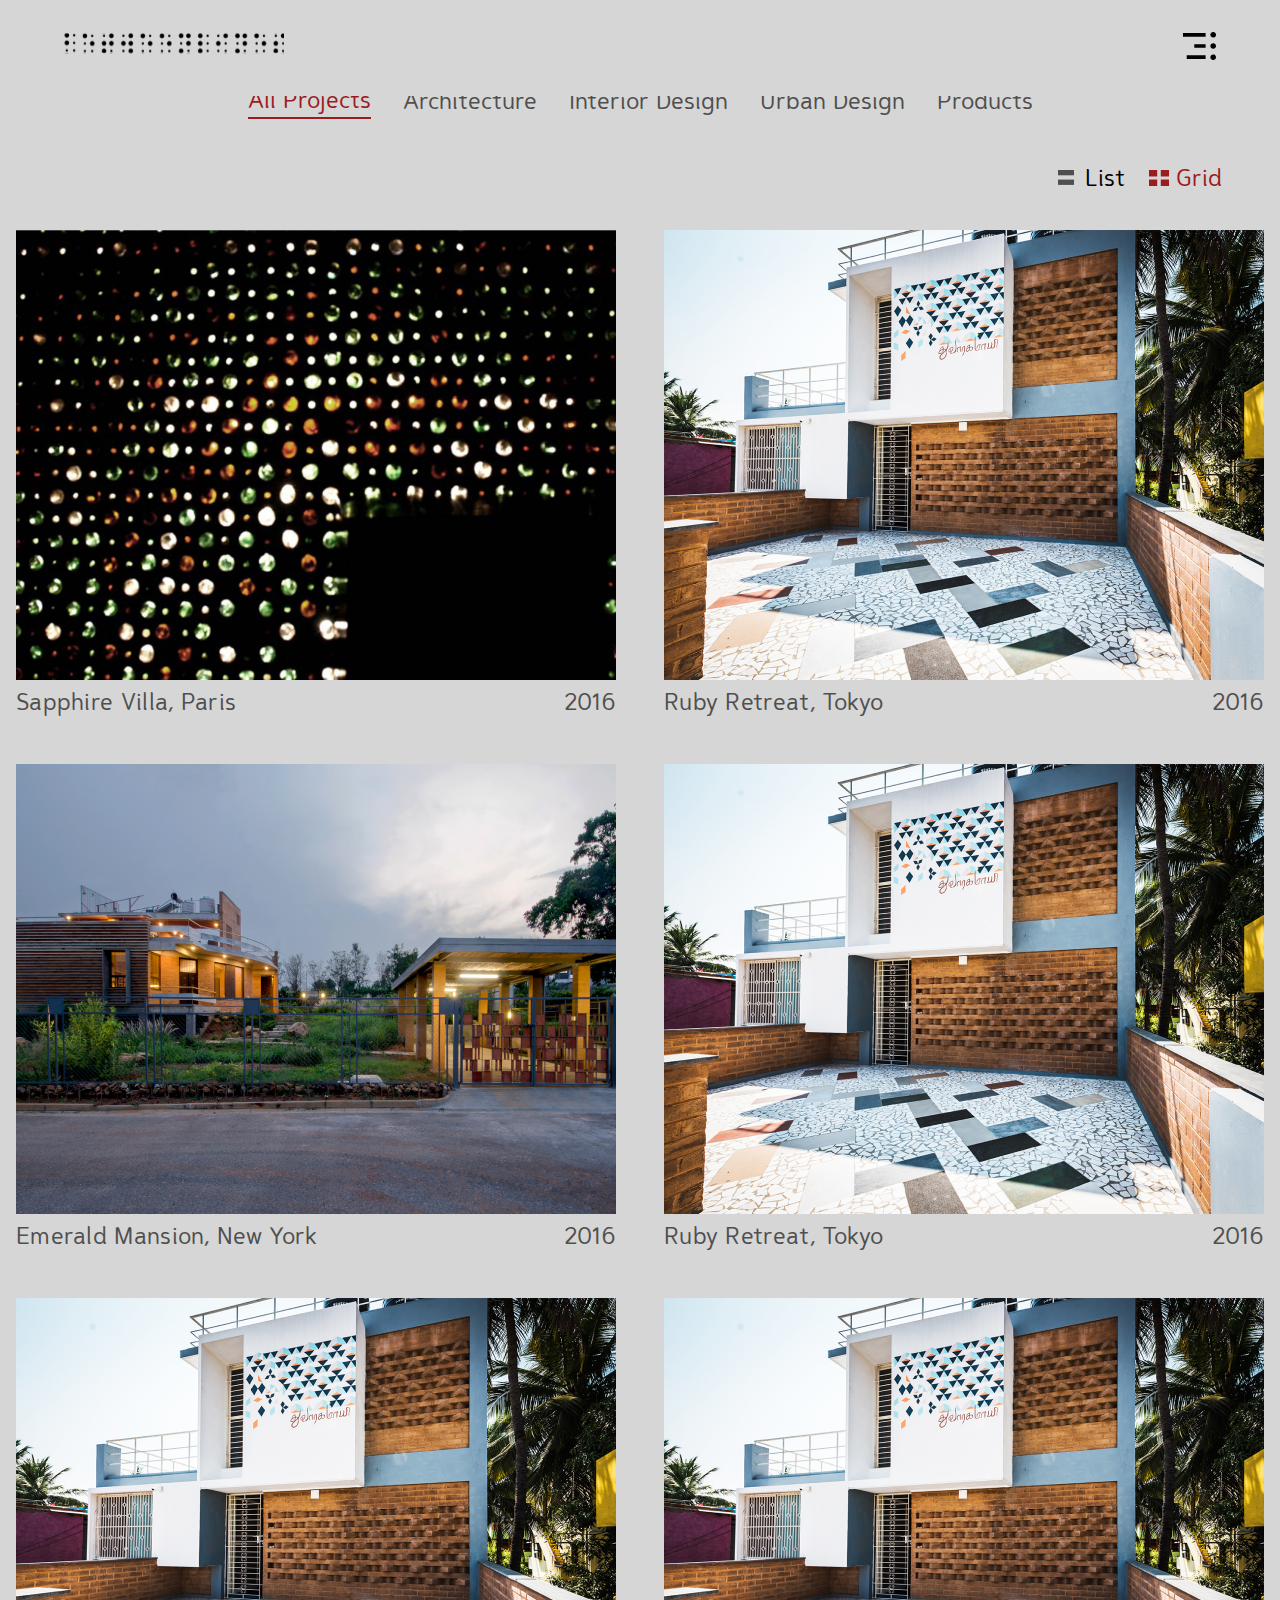
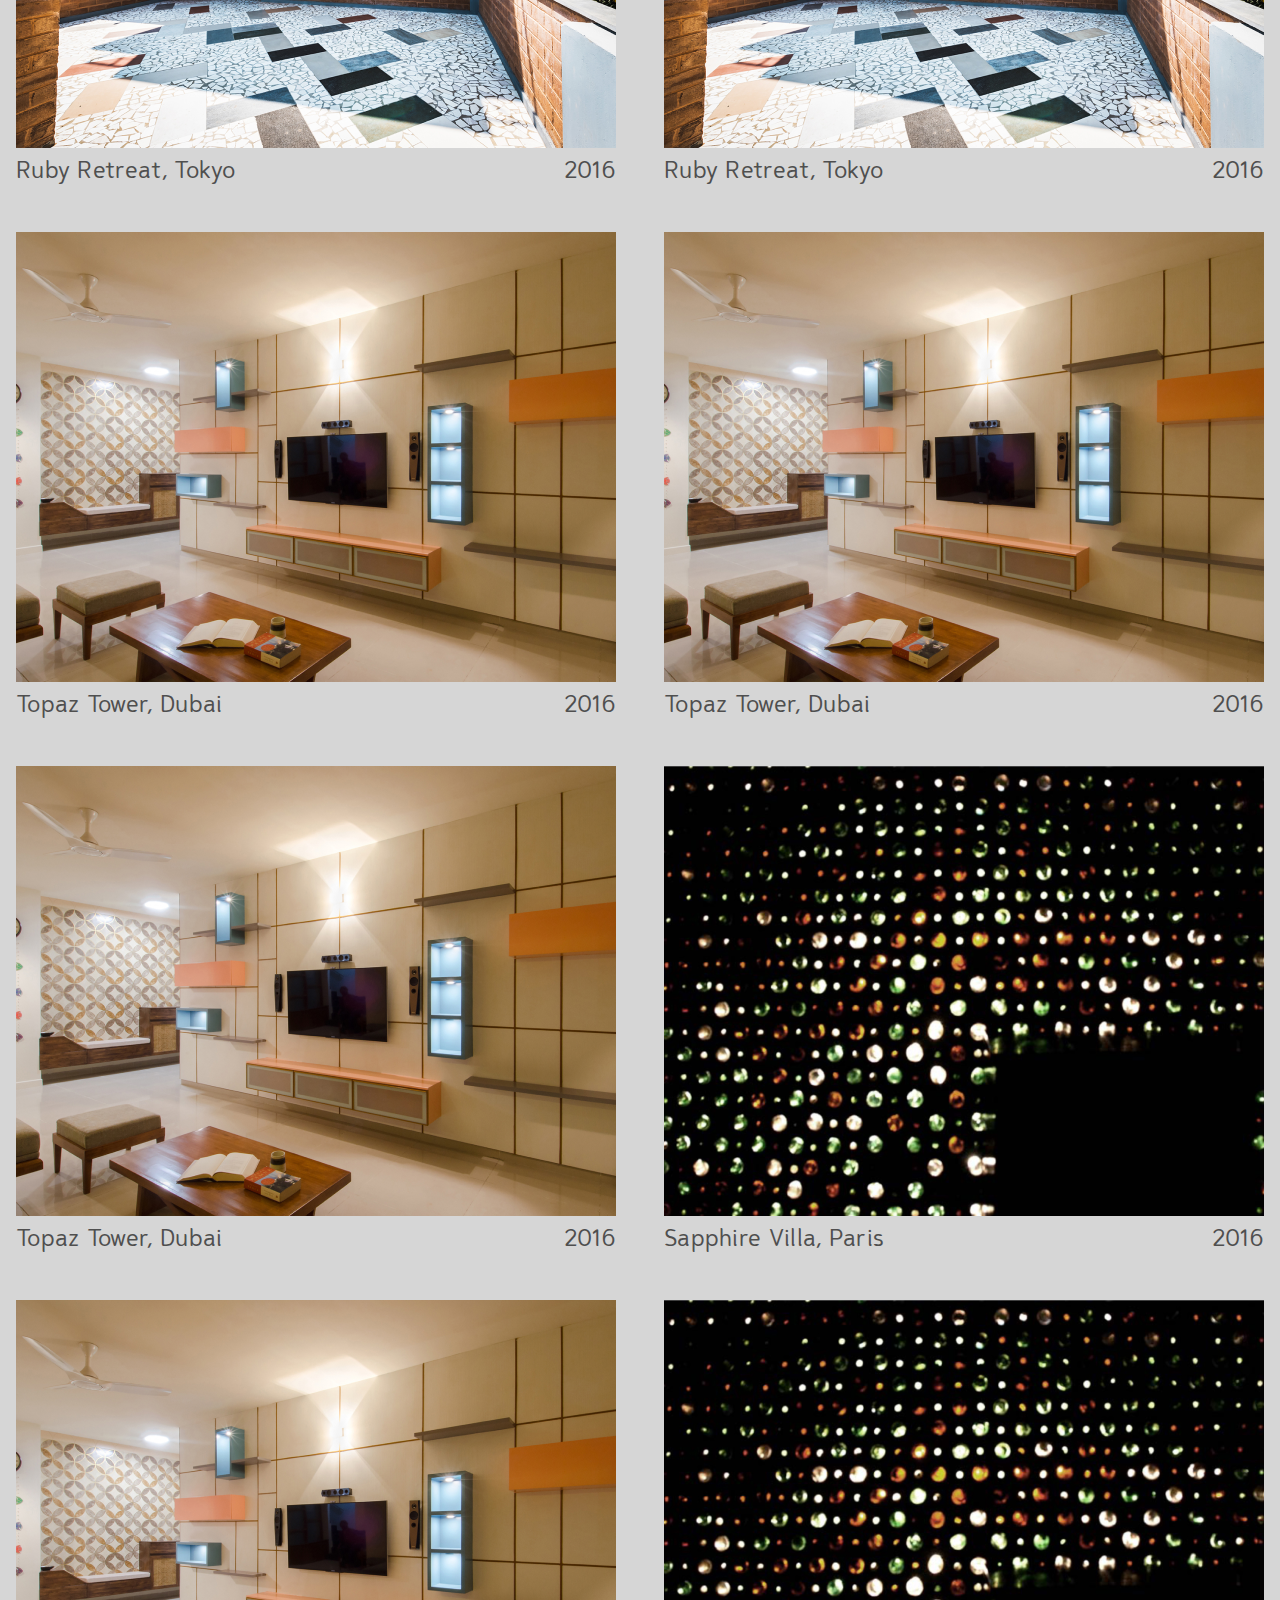
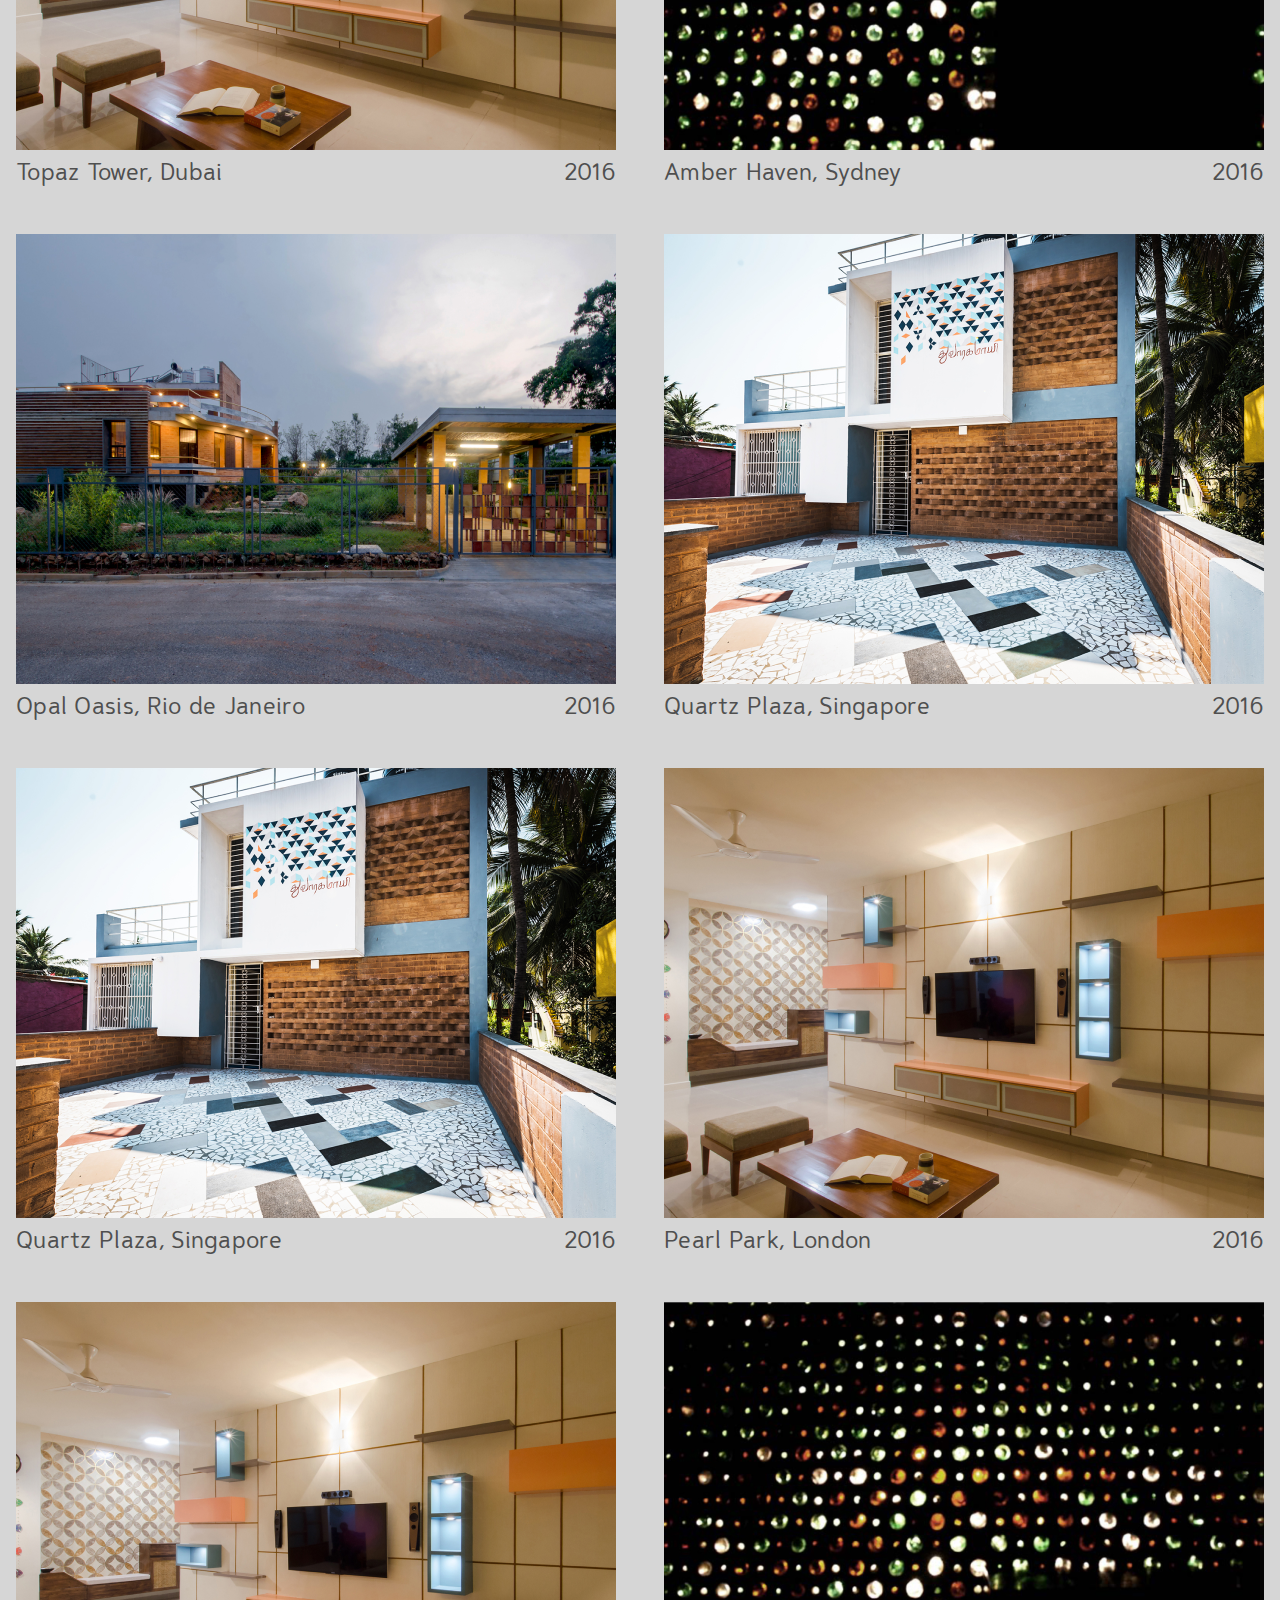
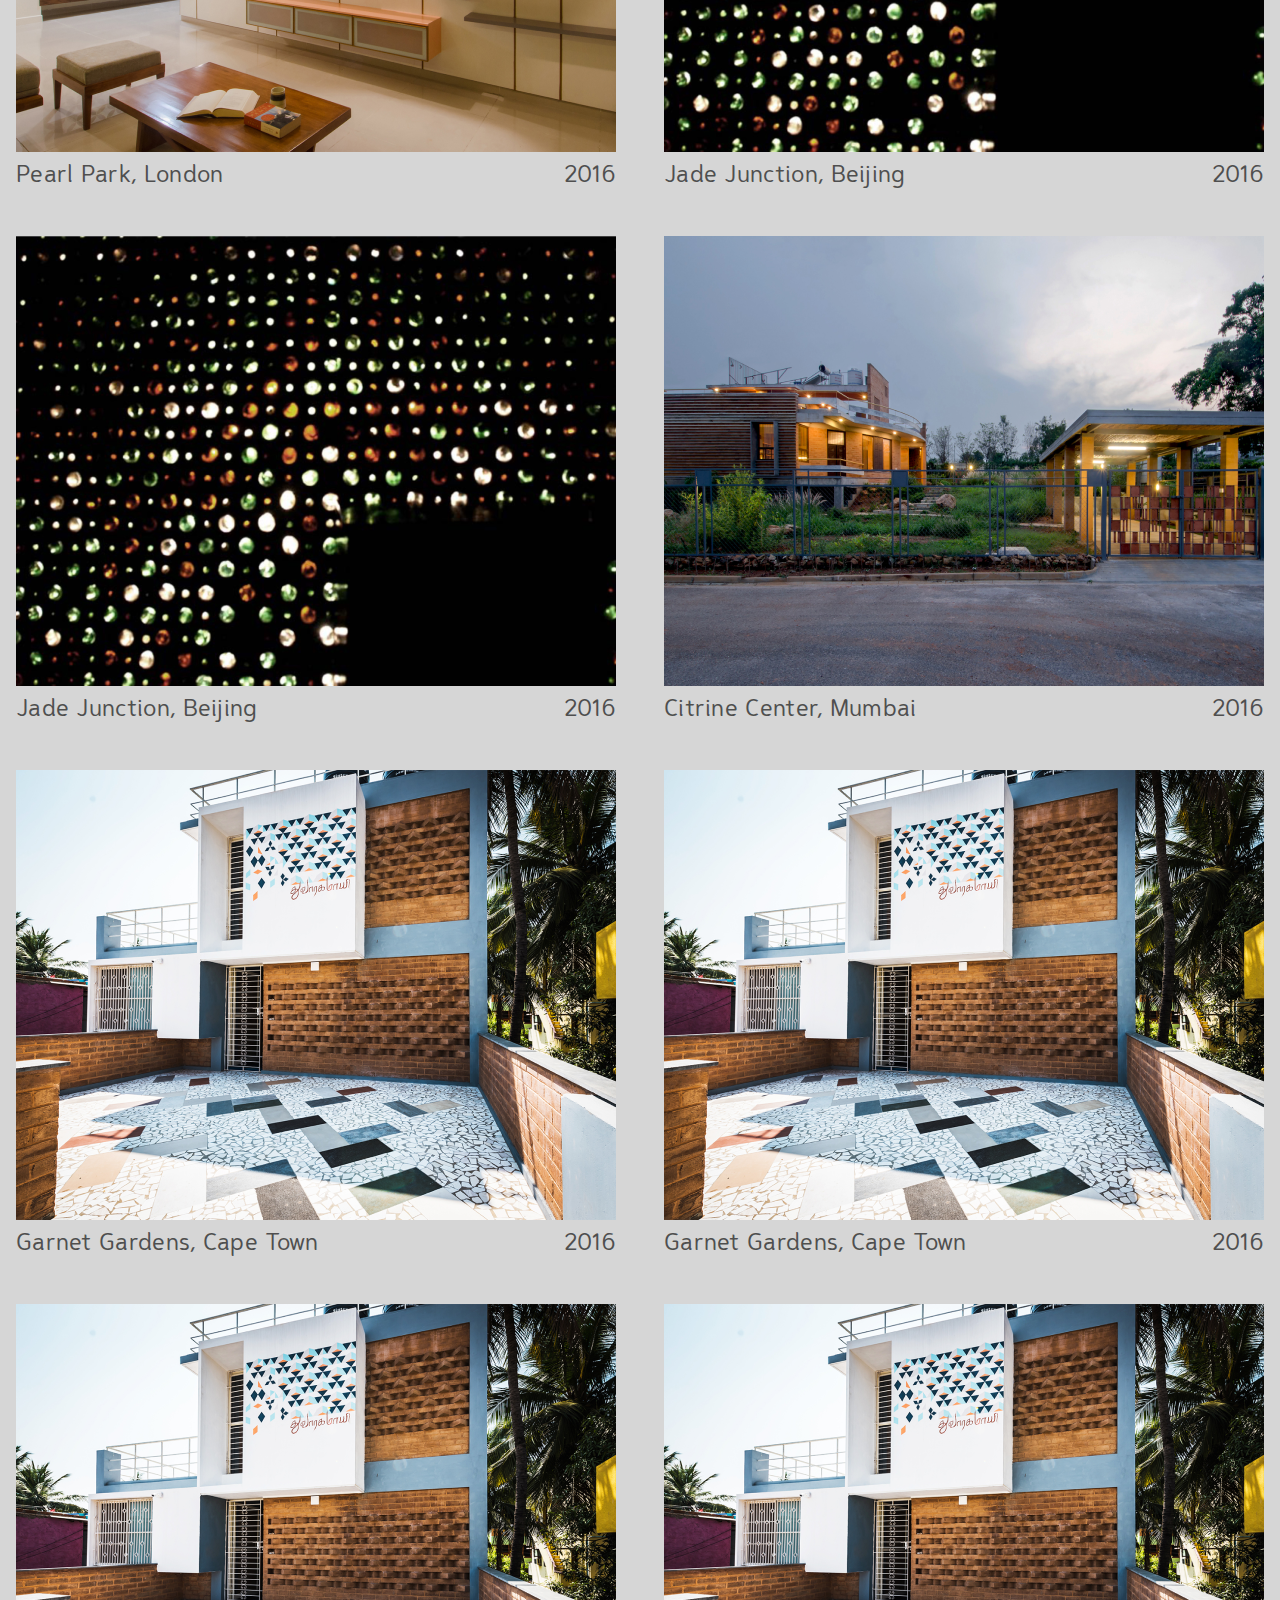
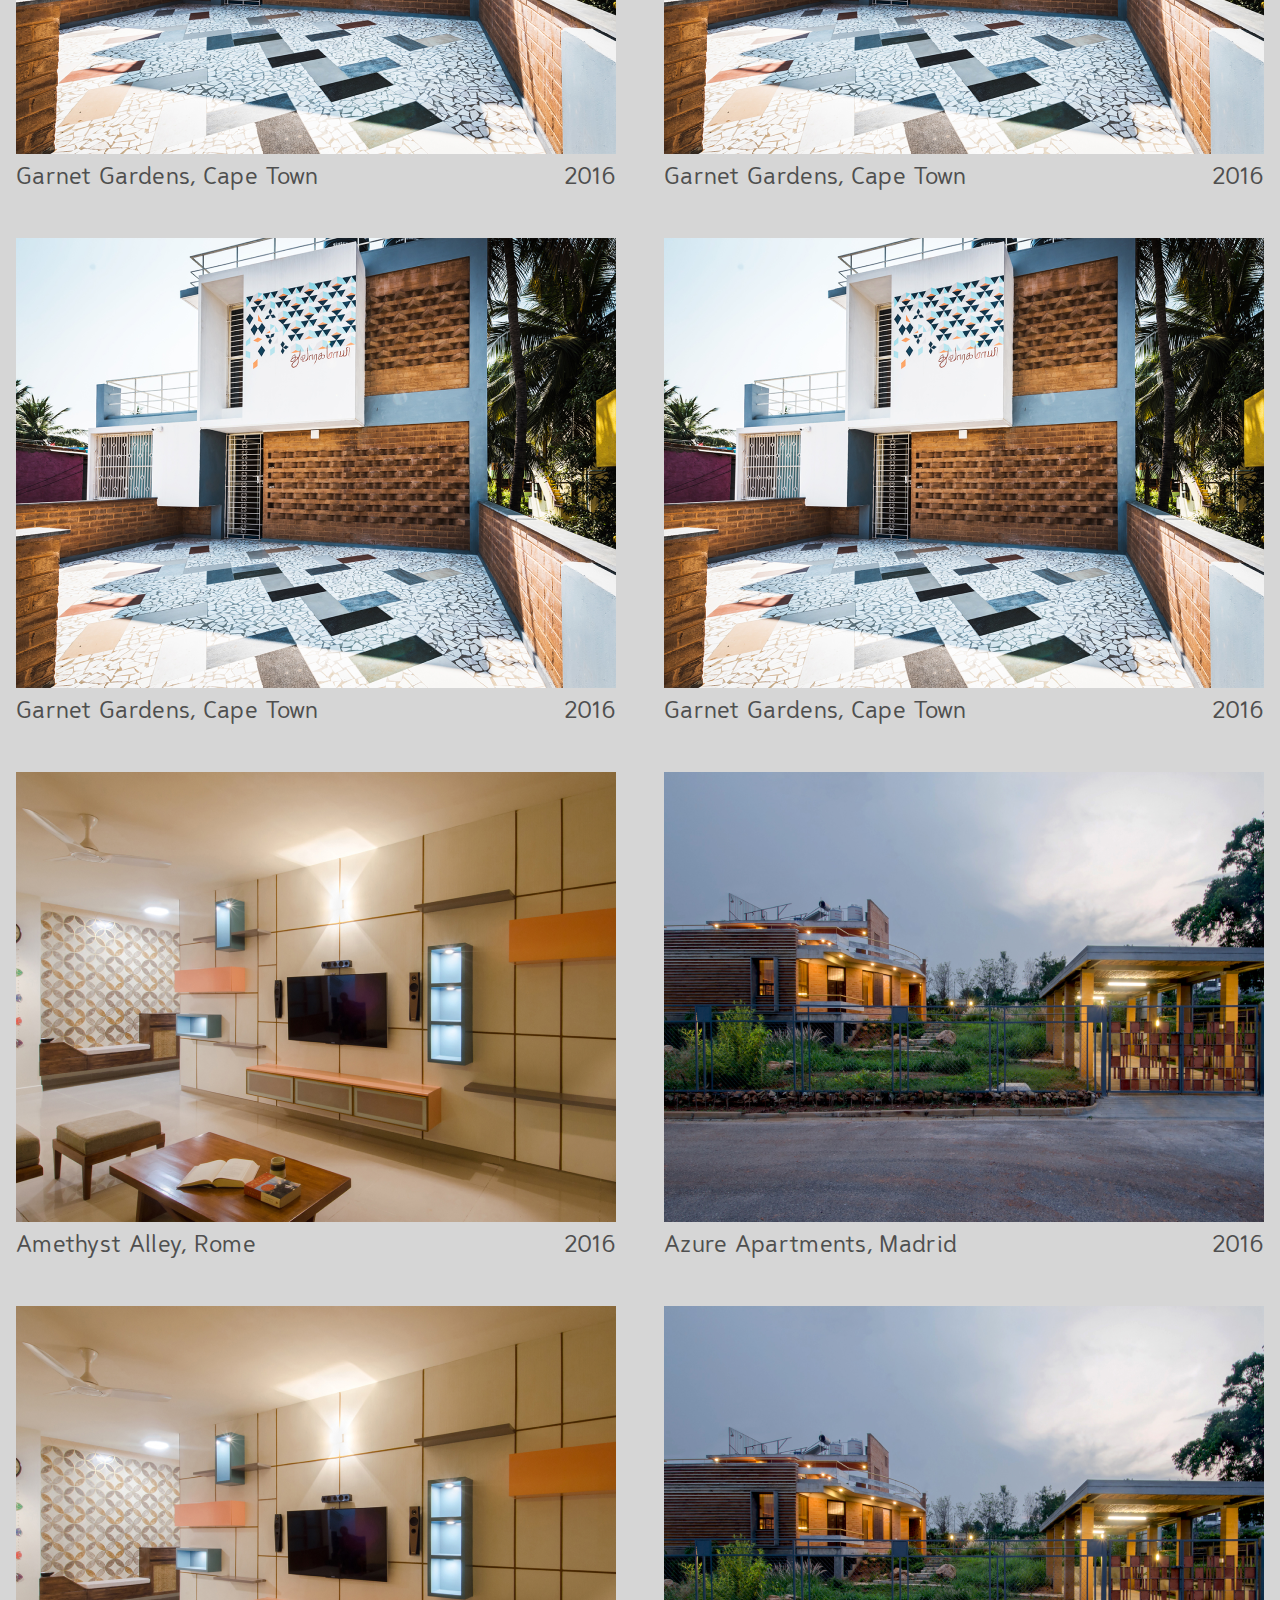
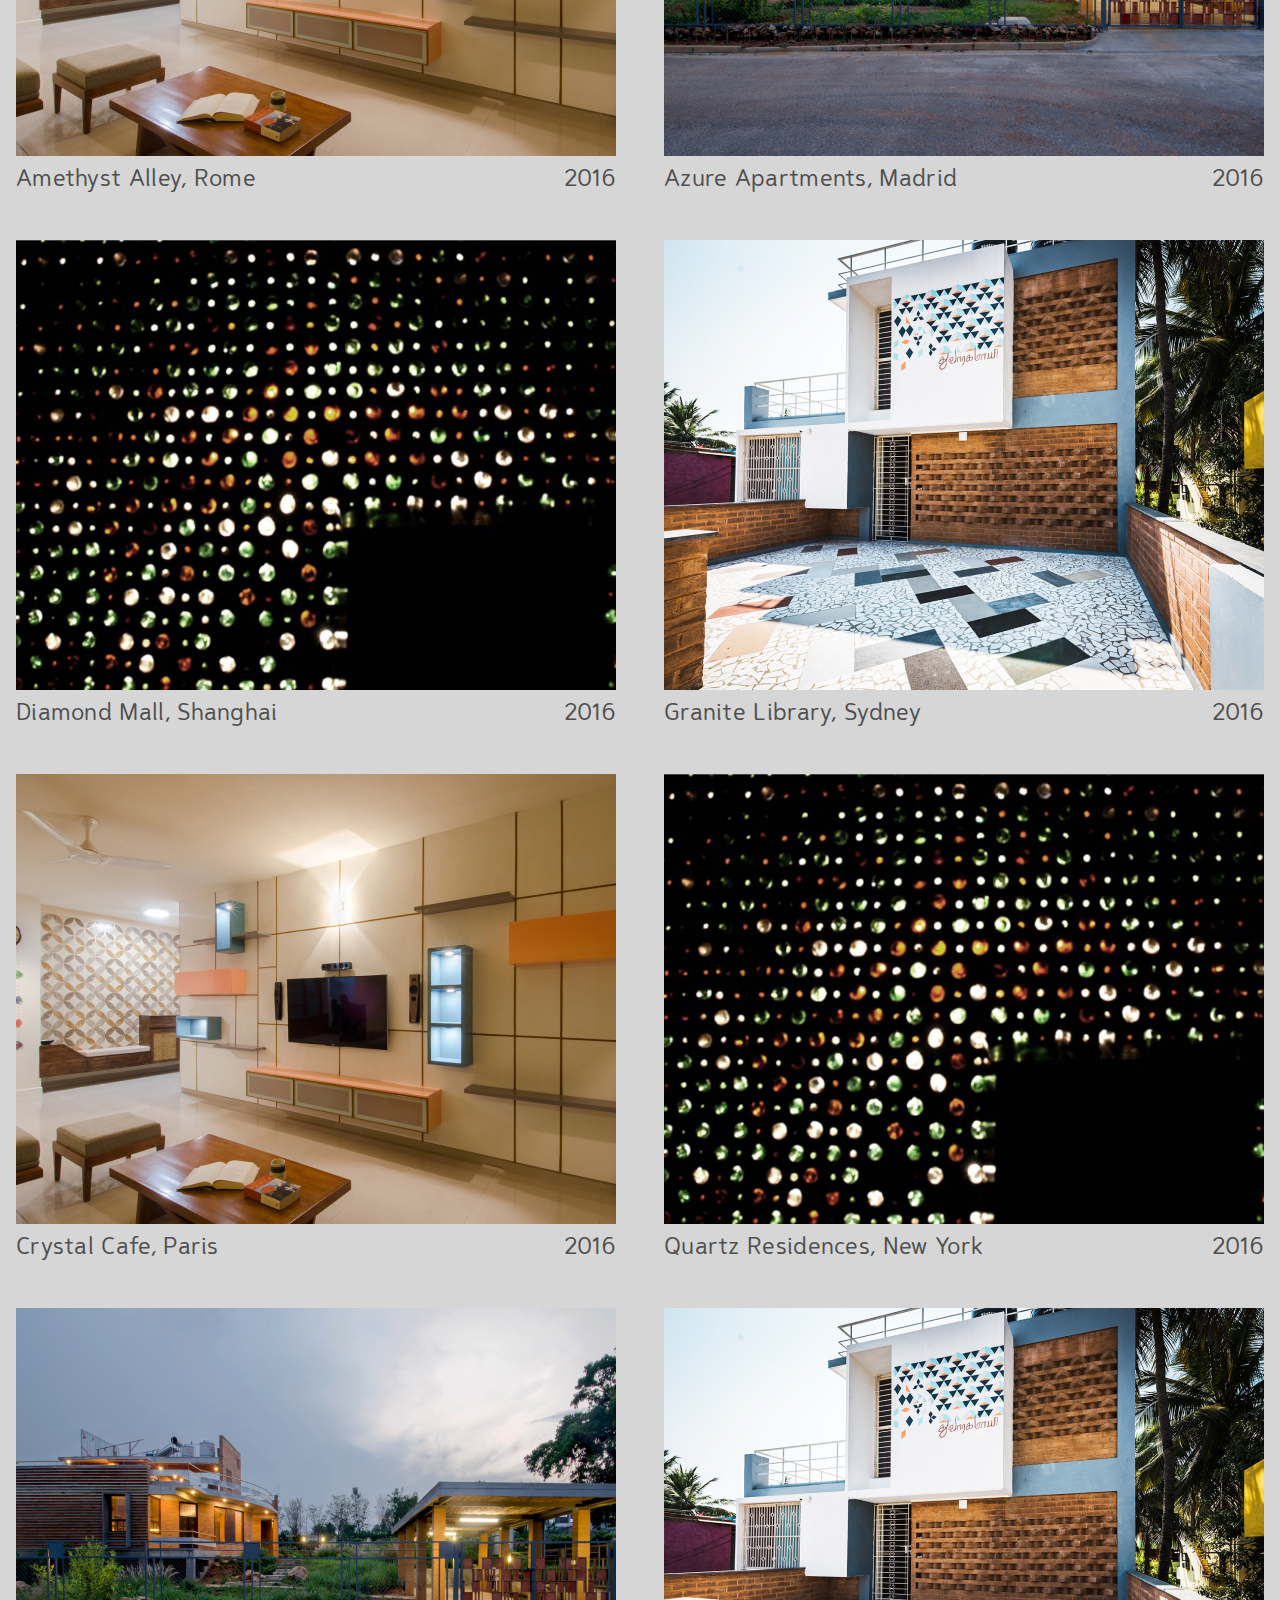
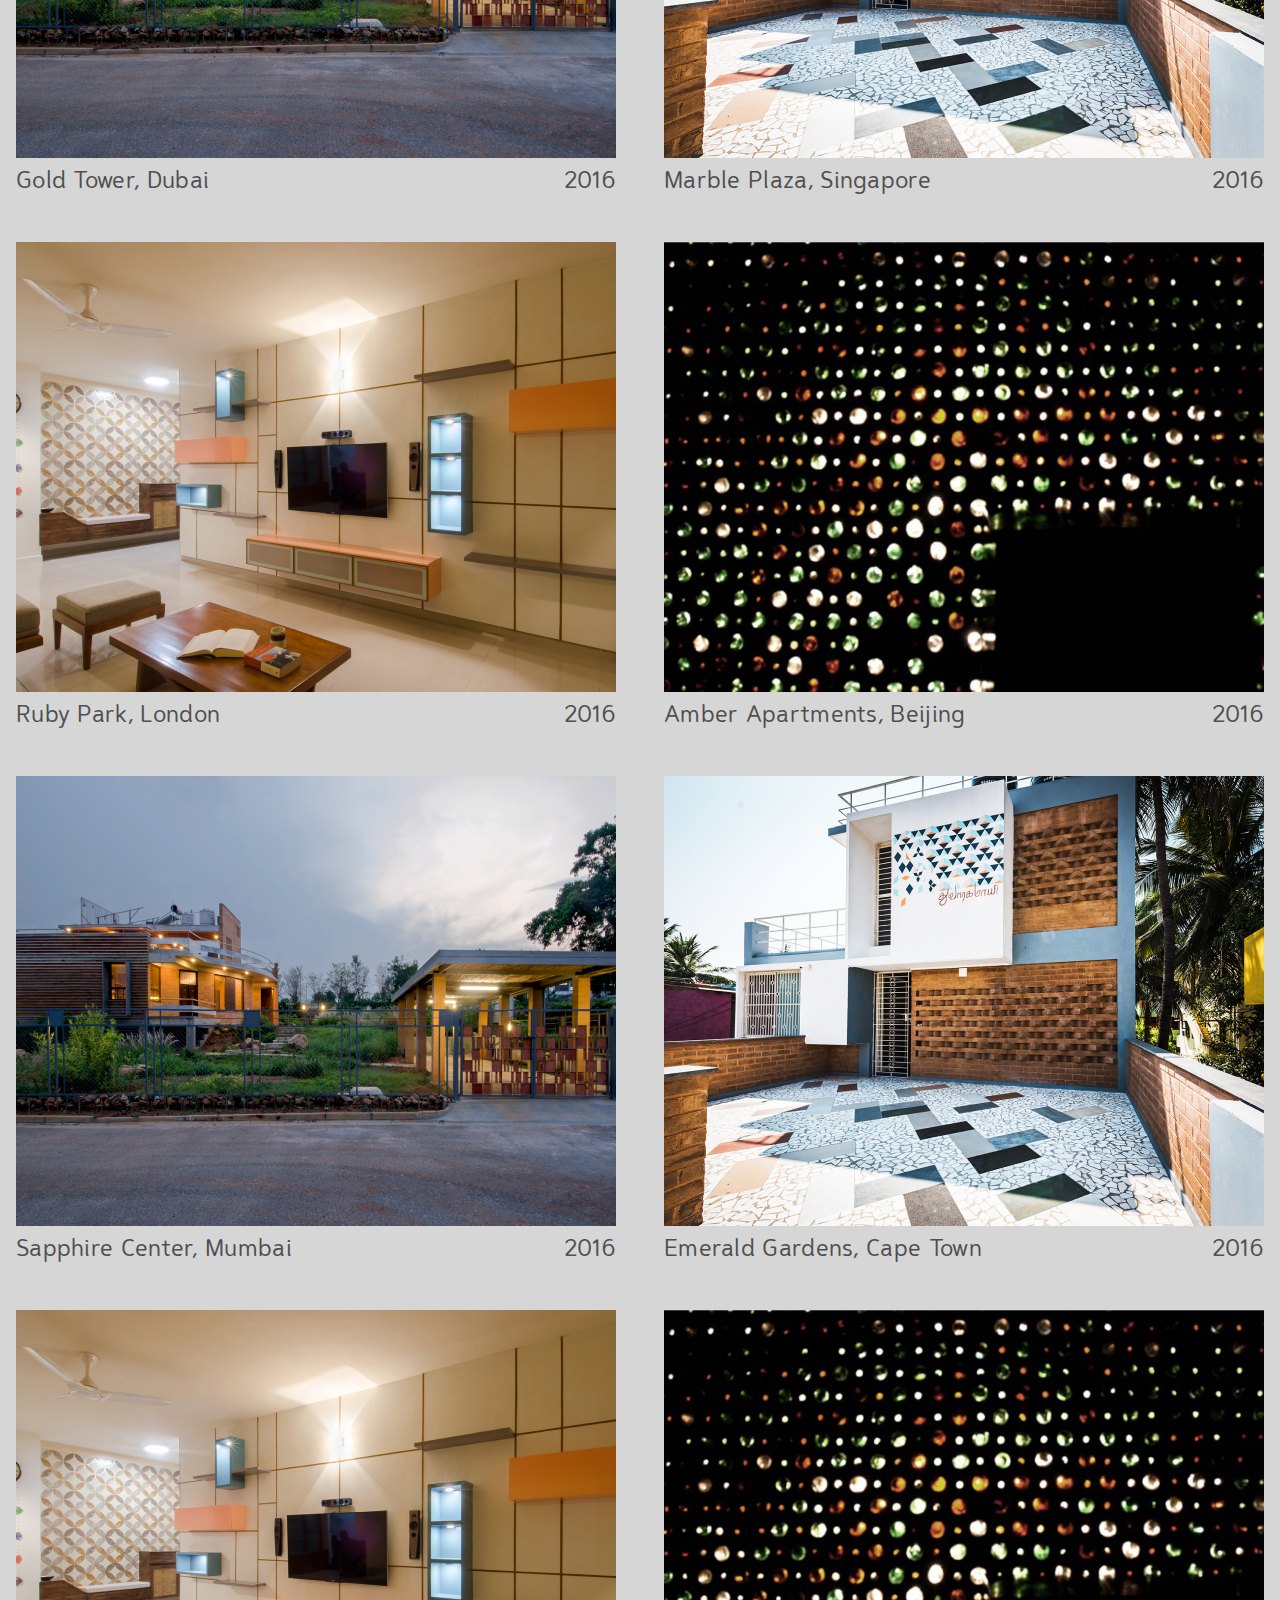
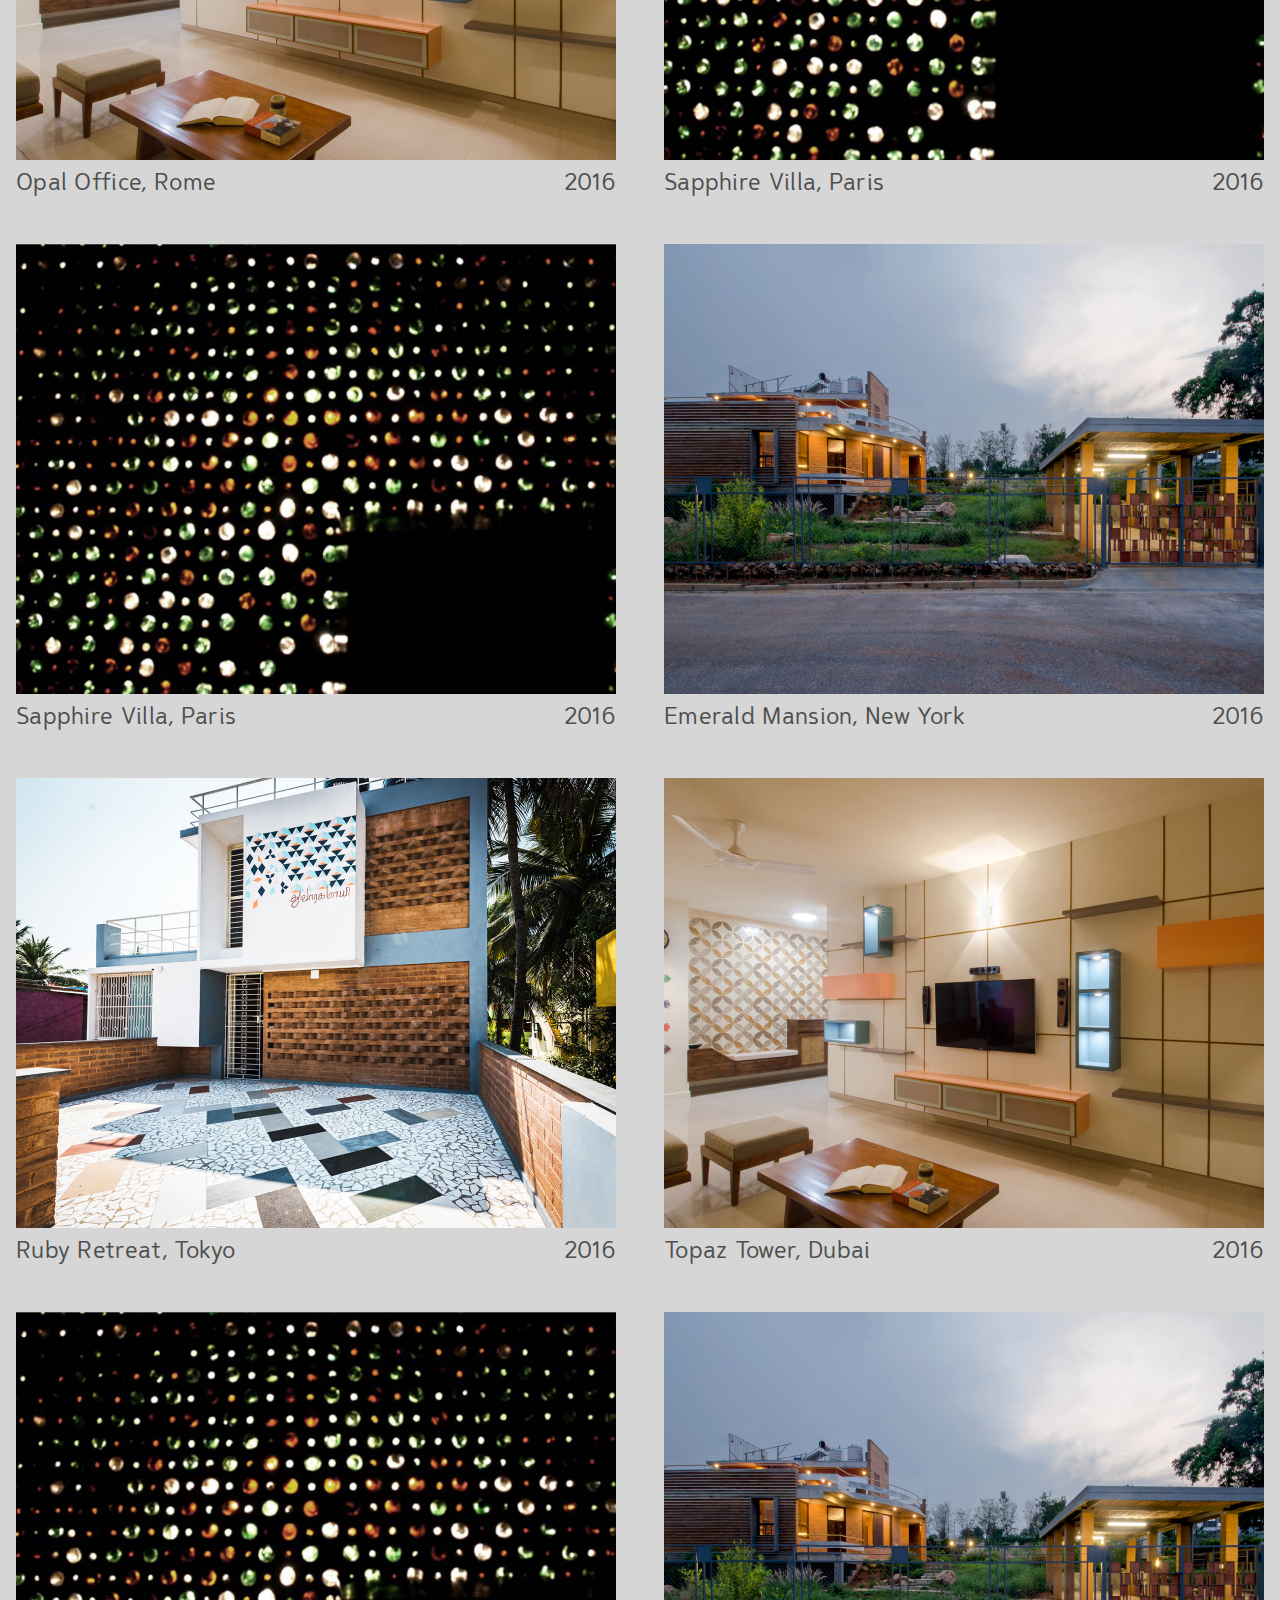
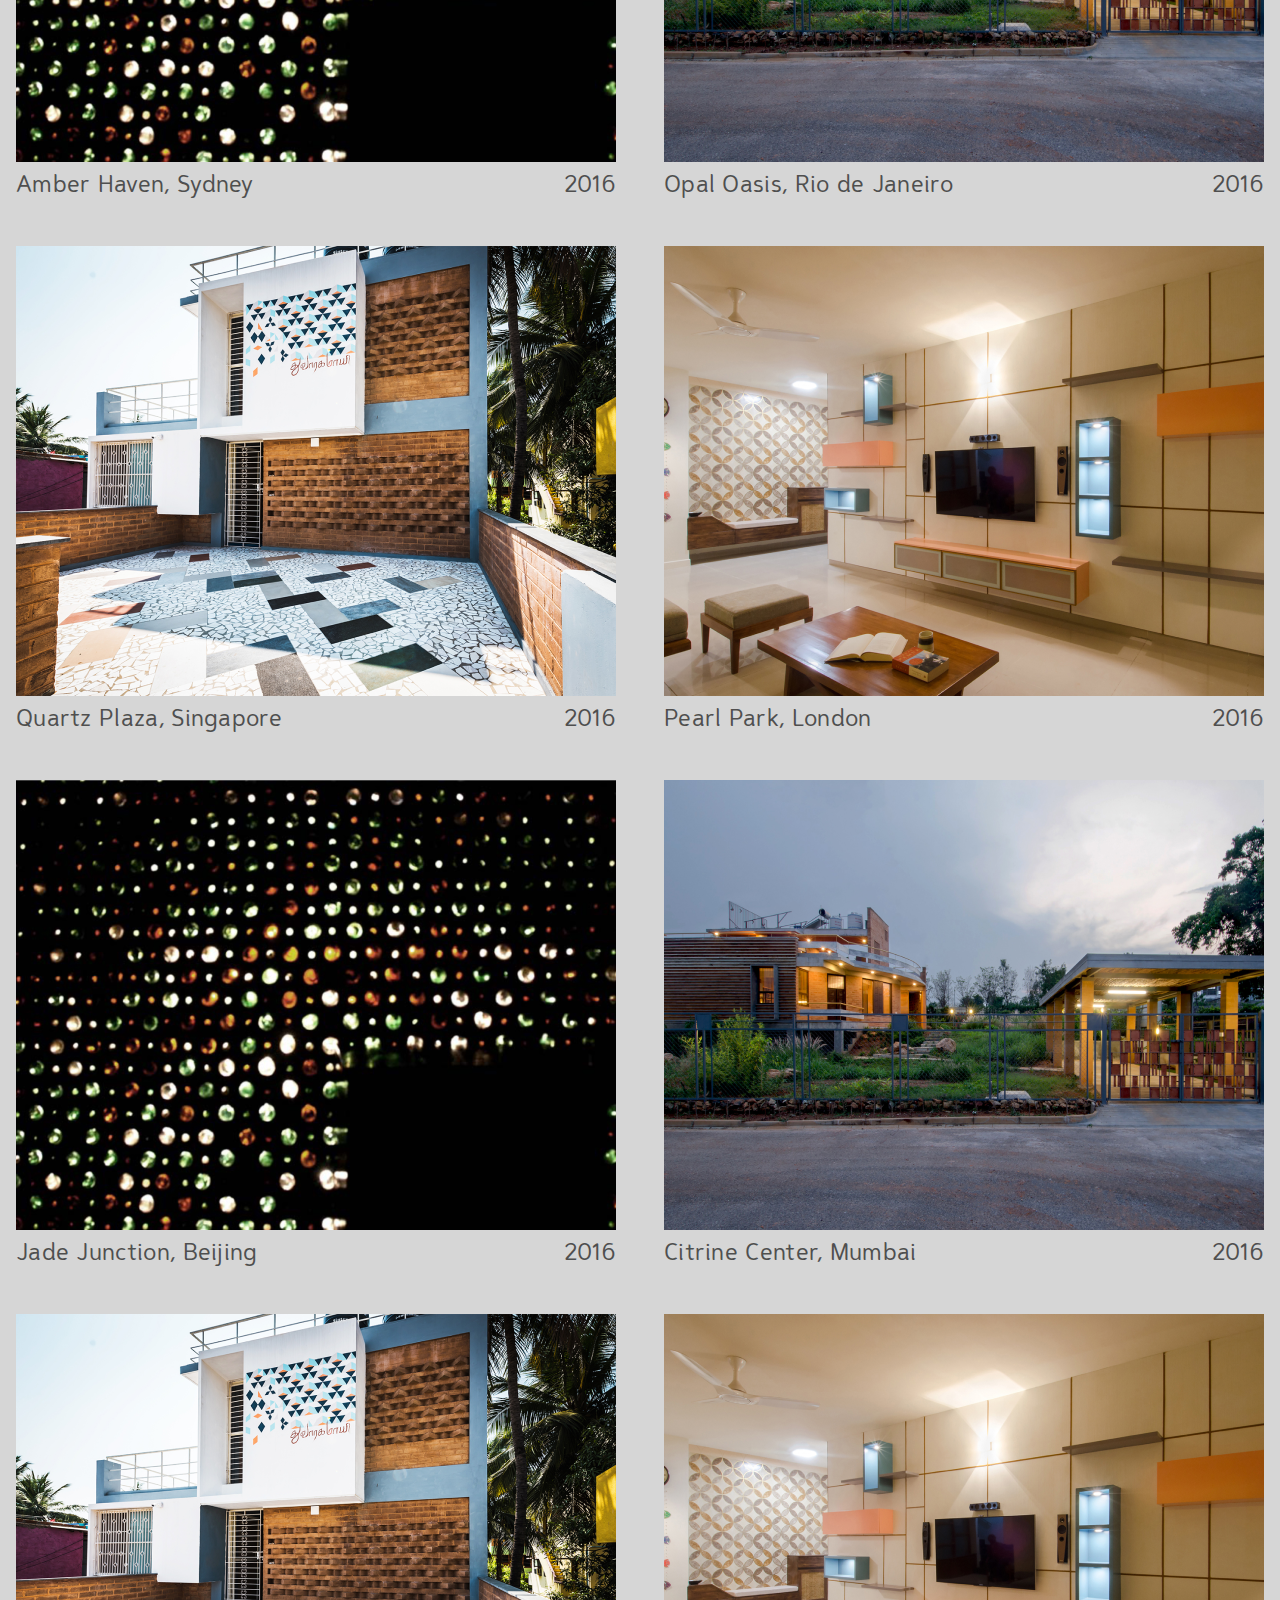
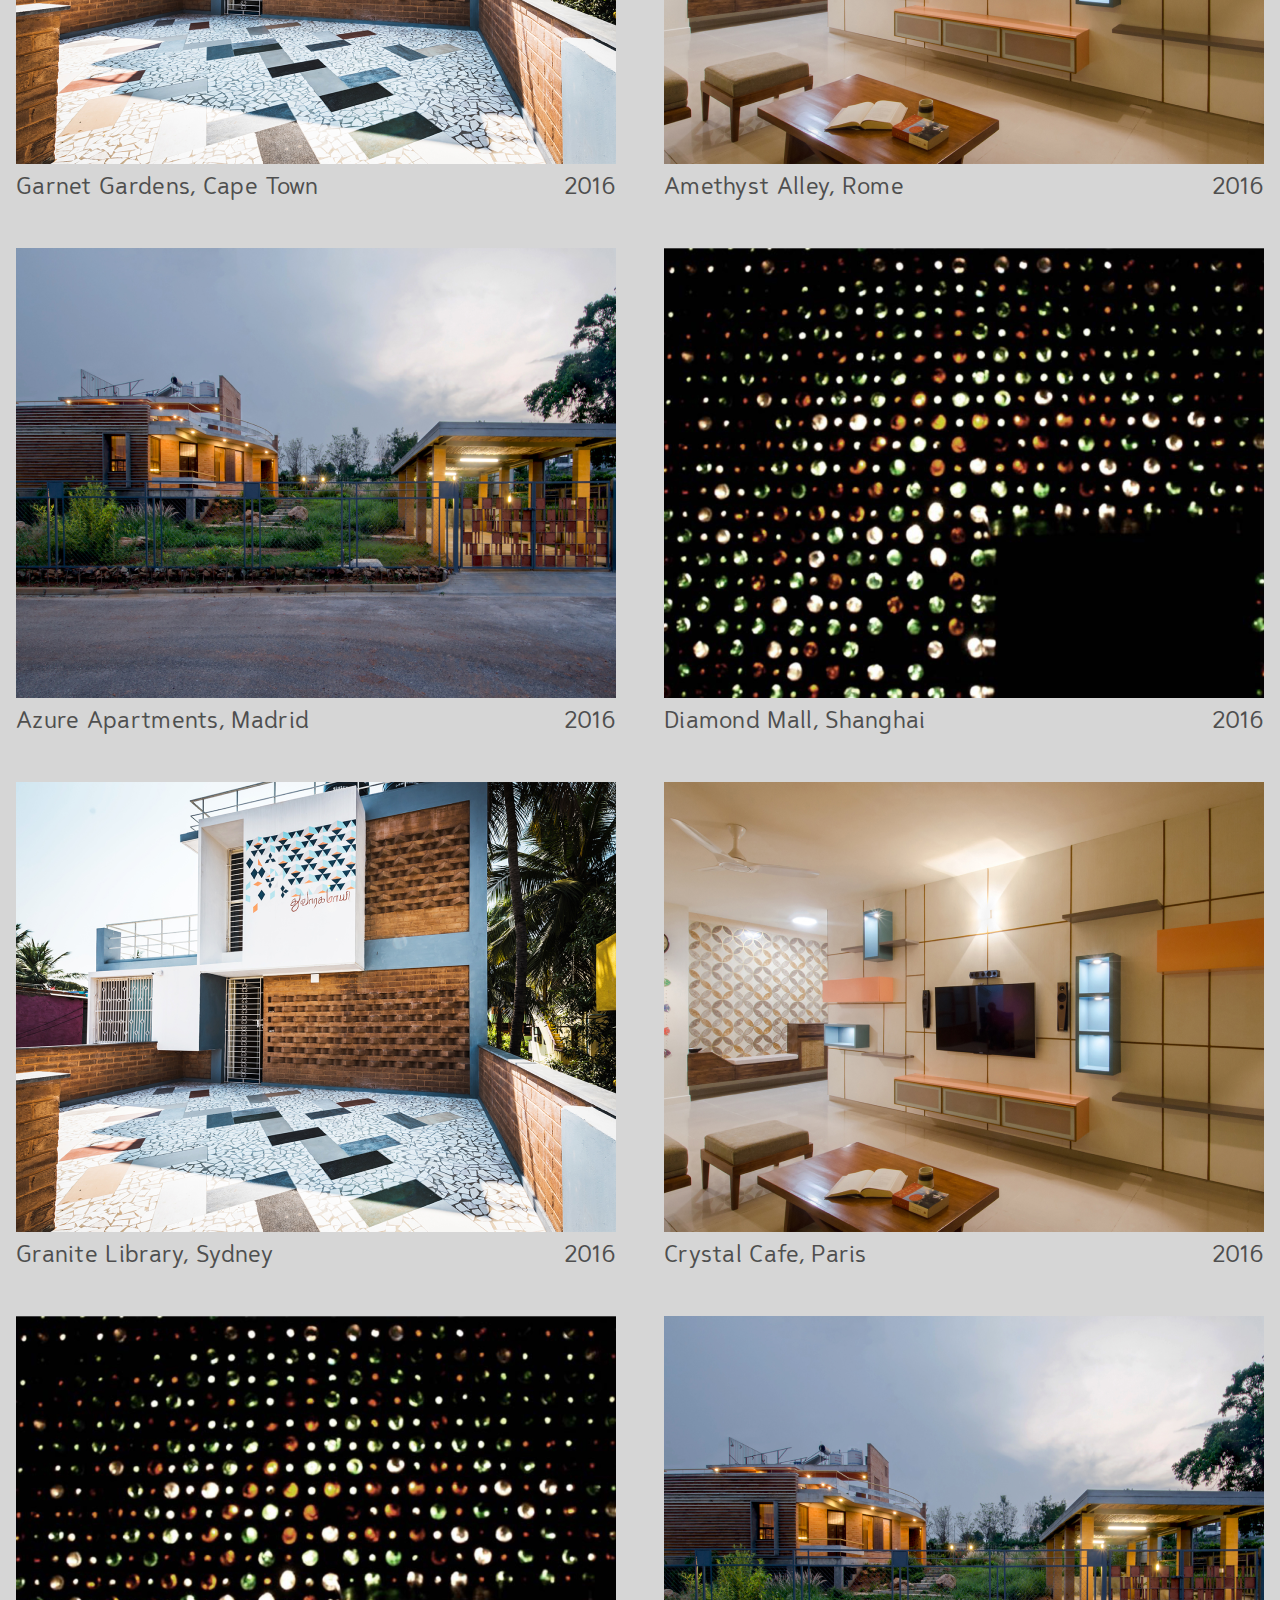
<file: work-grid.html>
<!DOCTYPE html>
<html lang="en">

  <head>
    <meta charset="UTF-8" />
    <meta name="viewport" content="width=device-width, initial-scale=1.0" />
    <link rel="stylesheet" href="styles/styles.css" />
    <title>Document</title>
    <style>
      a.menu__item:hover{
        color:var(--lighter-grey);
    }
    </style>


  </head>

  <body>
    <header>

      <a href="./index.html">
        <div class="check"></div>
      </a>
  
  
      <div class="hamburger-menu">
        <input onclick={onClickMenu()} id="menu__toggle" type="checkbox" />
        <label class="menu__btn" for="menu__toggle">
  
          <img style="cursor: pointer; height: 28px;" src="./media/menu.svg" alt="" id="menuImgClosed" />
          <svg style="display: none;" xmlns=" http://www.w3.org/2000/svg" width="20" height="20" viewBox="0 0 20 20"
            fill="none" id="menuImgOpen">
            <path
              d="M20 2.01429L17.9857 0L10 7.98571L2.01429 0L0 2.01429L7.98571 10L0 17.9857L2.01429 20L10 12.0143L17.9857 20L20 17.9857L12.0143 10L20 2.01429Z"
              fill="#D6D6D6" />
          </svg>
        </label>
  
        <ul class="menu__box">
          <li><a class="menu__item" href="./work-list.html">Work</a></li>
          <li><a class="menu__item" href="./practice.html">Practice</a></li>
          <li><a class="menu__item" href="news.html">News</a></li>
          <li><a class="menu__item" href="/stories.html">Stories</a></li>
          <li><a class="menu__item" href="/contact.html">Contact</a></li>
        </ul>
      </div>
  
  
    </header>
    <div class="container">
      <div class="spacing-80"></div>
      <div class="container-2">
        <div class="sub-container-2">
          <div class="sub-div-21">
            <div class="div21 active">All Projects</div>
            <div class="div21">Architecture</div>
            <div class="div21">Interior Design</div>
            <div class="div21">Urban Design</div>
            <div class="div21">Products</div>
          </div>

          <ul class="sub-div-22">
            <li class="div22">Residential</li>
            <li class="div22">Commercial</li>
            <li class="div22">Institutional</li>
            <li class="div22">Hospitality</li>
          </ul>
        </div>
      </div>
      <div class="container-3">
        <div class="sub-container-3">
          <a href="./work-list.html" class="div31"><svg xmlns="http://www.w3.org/2000/svg" width="20" height="16"
              viewBox="0 0 20 16" fill="none">
              <rect y="-3.05176e-05" width="16" height="5.3" fill="#4F4F4F" />
              <rect y="9.60004" width="16" height="5.3" fill="#4F4F4F" />
            </svg> List</a>
          <div class="div31" id="grid-text"> <svg xmlns="http://www.w3.org/2000/svg" width="20" height="16"
              viewBox="0 0 20 16" fill="none">
              <rect width="8.20503" height="6.48105" fill="#9B1C1F" />
              <rect x="11.7949" width="8.20503" height="6.48105" fill="#9B1C1F" />
              <rect y="9.51895" width="8.20503" height="6.48105" fill="#9B1C1F" />
              <rect x="11.7949" y="9.51895" width="8.20503" height="6.48105" fill="#9B1C1F" />
            </svg> Grid</div>
        </div>
      </div>
      <div class="container-42">
        <div class="grid-container">

        </div>
      </div>
      <footer class="footer">
        <div class="upper-div">
          <img src="./media/logo1.svg" alt="" class="footer-logo" />
        </div>
        <div class="lower-div">
          <div class="lower-div-1">
            <div class="footer-heading">Connect</div>
            <div class="sub-footer">
              <a href="#" style="color: #ffffff" class="icon-div">
                <img src="./media/insta.svg" alt="" srcset="" /></a>
              <a href="#" style="color: #ffffff" class="icon-div">
                <img src="./media/fb.svg" alt="" srcset="" /></a>
              <a href="#" style="color: #ffffff" class="icon-div">
                <img src="./media/linkedin.svg" alt="" srcset="" /></a>
            </div>
          </div>
          <div class="lower-div-2">
            <div class="footer-heading">Visit</div>
            <div class="div-2-upper">
              <div>
                <p class="text-underline"><span>Bangalore</span></p>
               
                <p>#24, 35th main,Dollars</p>
                <p>Scheme,BTM layout, 1st Stage</p>
              </div>
              <div>
                <p class="text-underline"><span>Chennai</span></p>
                
                <p>#5, 6th Main Rd,New</p>
                <p>Colony,Chromepet</p>
              </div>
            </div>
          </div>
          <div class="lower-div-3">
            <div class="div-3-upper">
              <p class="footer-heading">Enquiries</p>
              <p>contact.betweenlines@gmail.com</p>
              <button class="btn-div">Let's chat</button>
            </div>
            <div class="div-3-lower">
              <p class="footer-heading">Careers</p>
              <p>office.betweenlines@smail.com</p>
            </div>
          </div>
        </div>
      </footer>
    </div>
    <!-- Admin Panel in future will be changes under here -->
    <script src="./script/data.js"></script>
    <script src="./script/script.js"></script>
    <script>
      function onClickMenu() {

        const checkbox = document.querySelector('#menu__toggle');
        if (checkbox.checked) {
          document.querySelector("#menuImgClosed").style.display = "none"
          document.querySelector("#menuImgOpen").style.display = "inline"

        }
        else {
          document.querySelector("#menuImgOpen").style.display = "none"
          document.querySelector("#menuImgClosed").style.display = "inline"

        }

      }


    // 'isChecked' will be true if the checkbox is checked, and false if it's not.

    </script>
  </body>
  </body>

</html>
</file>
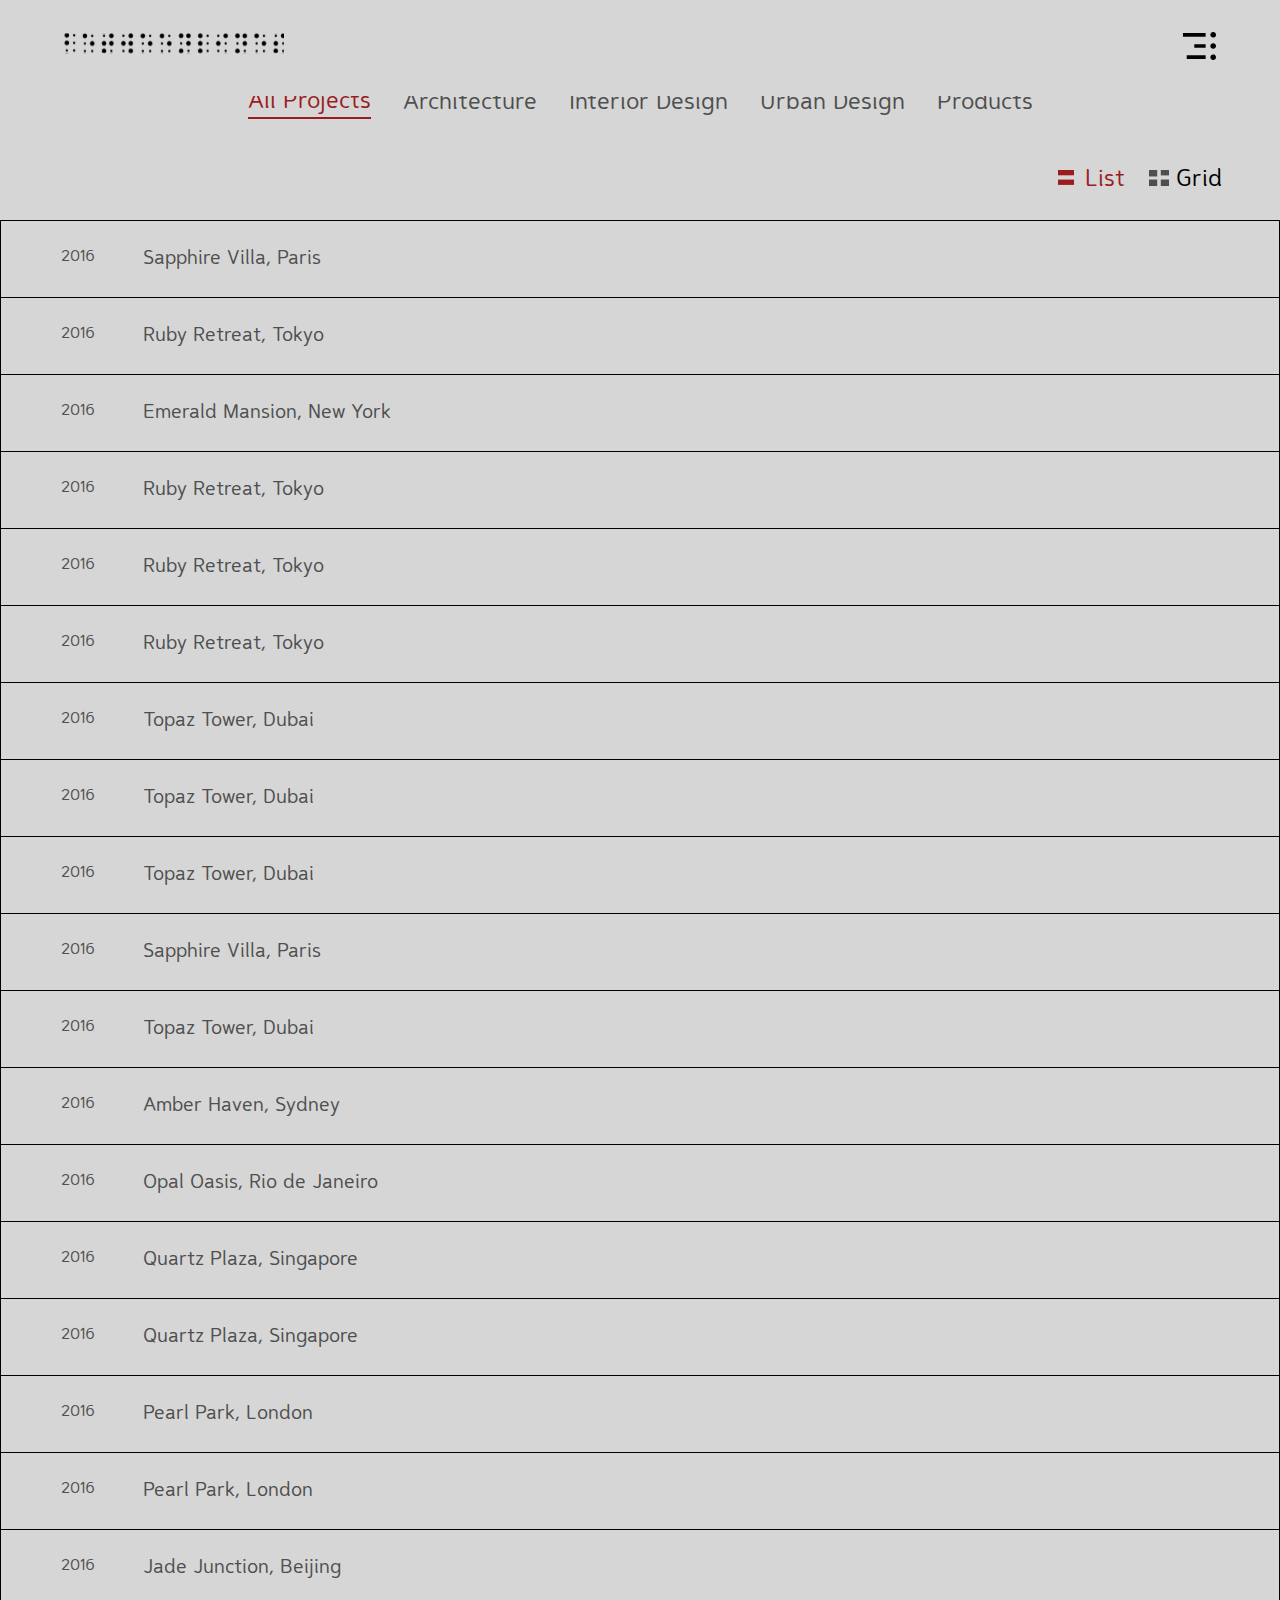
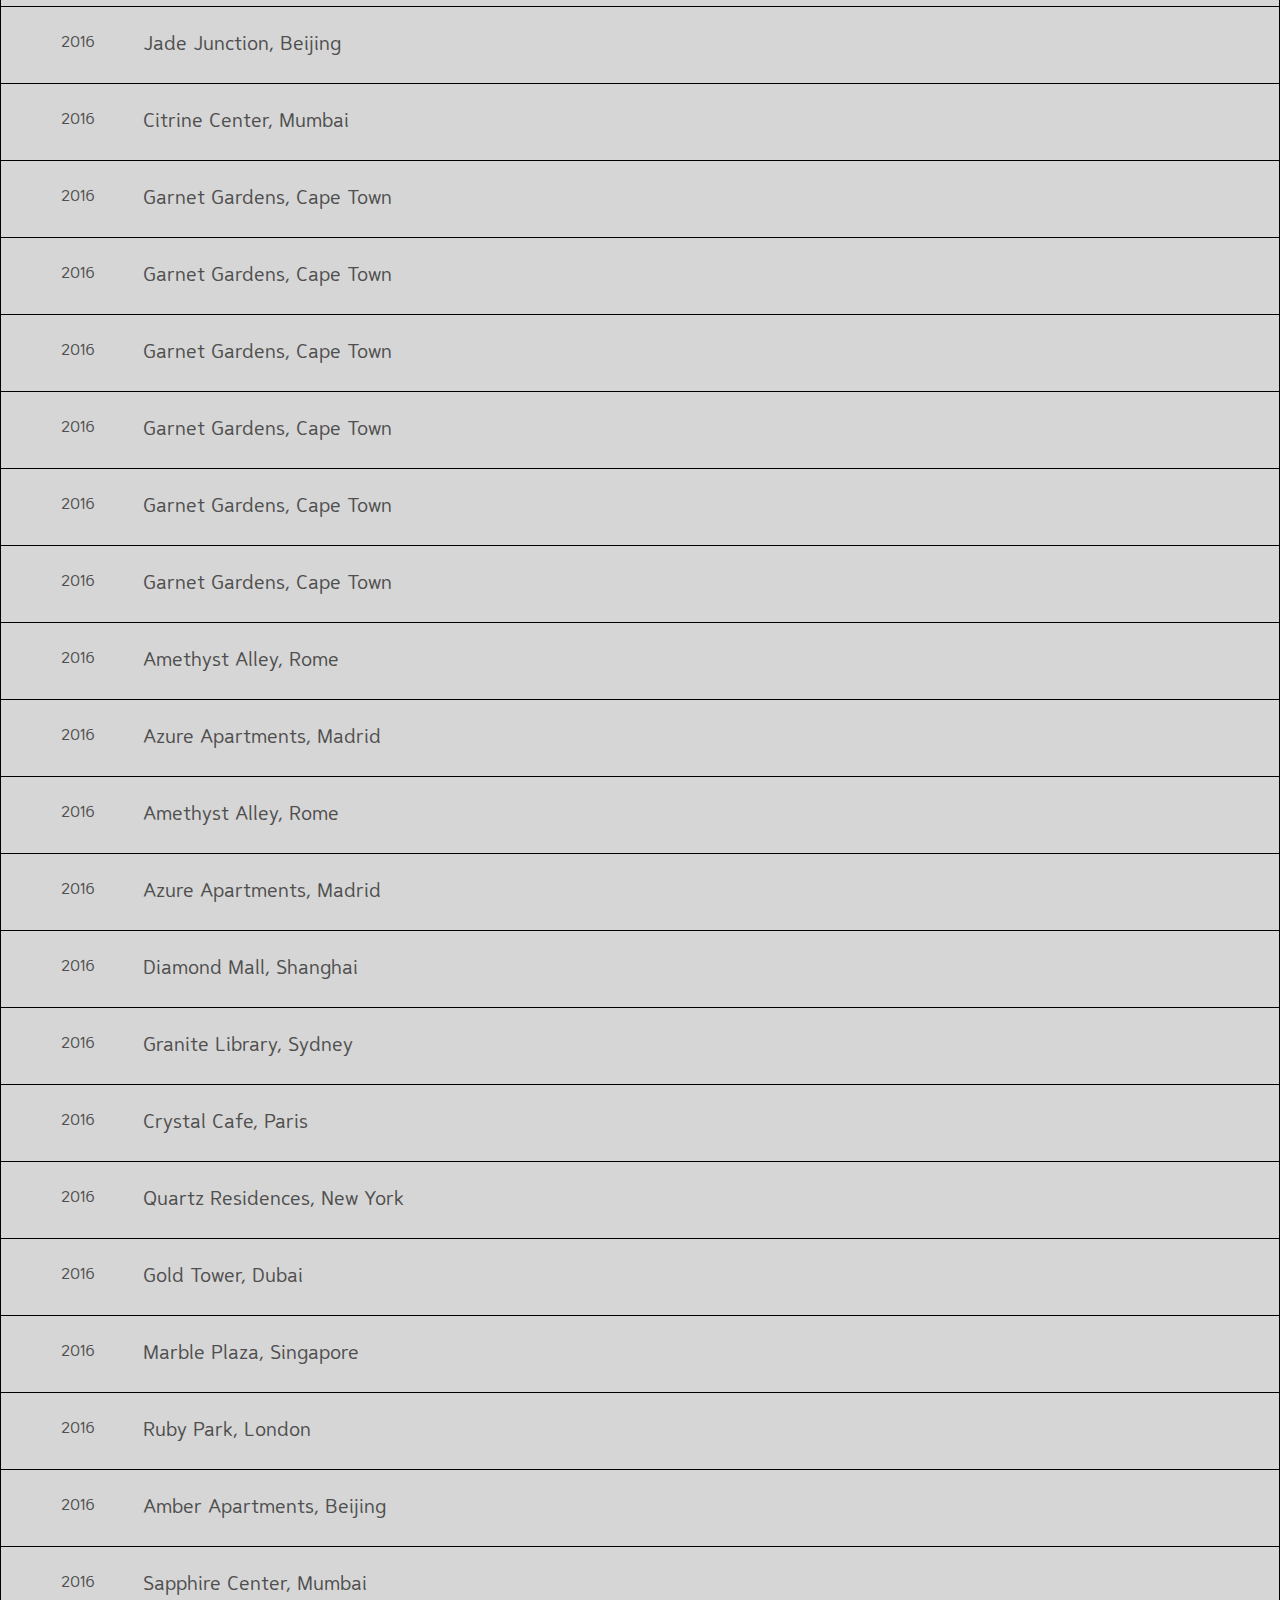
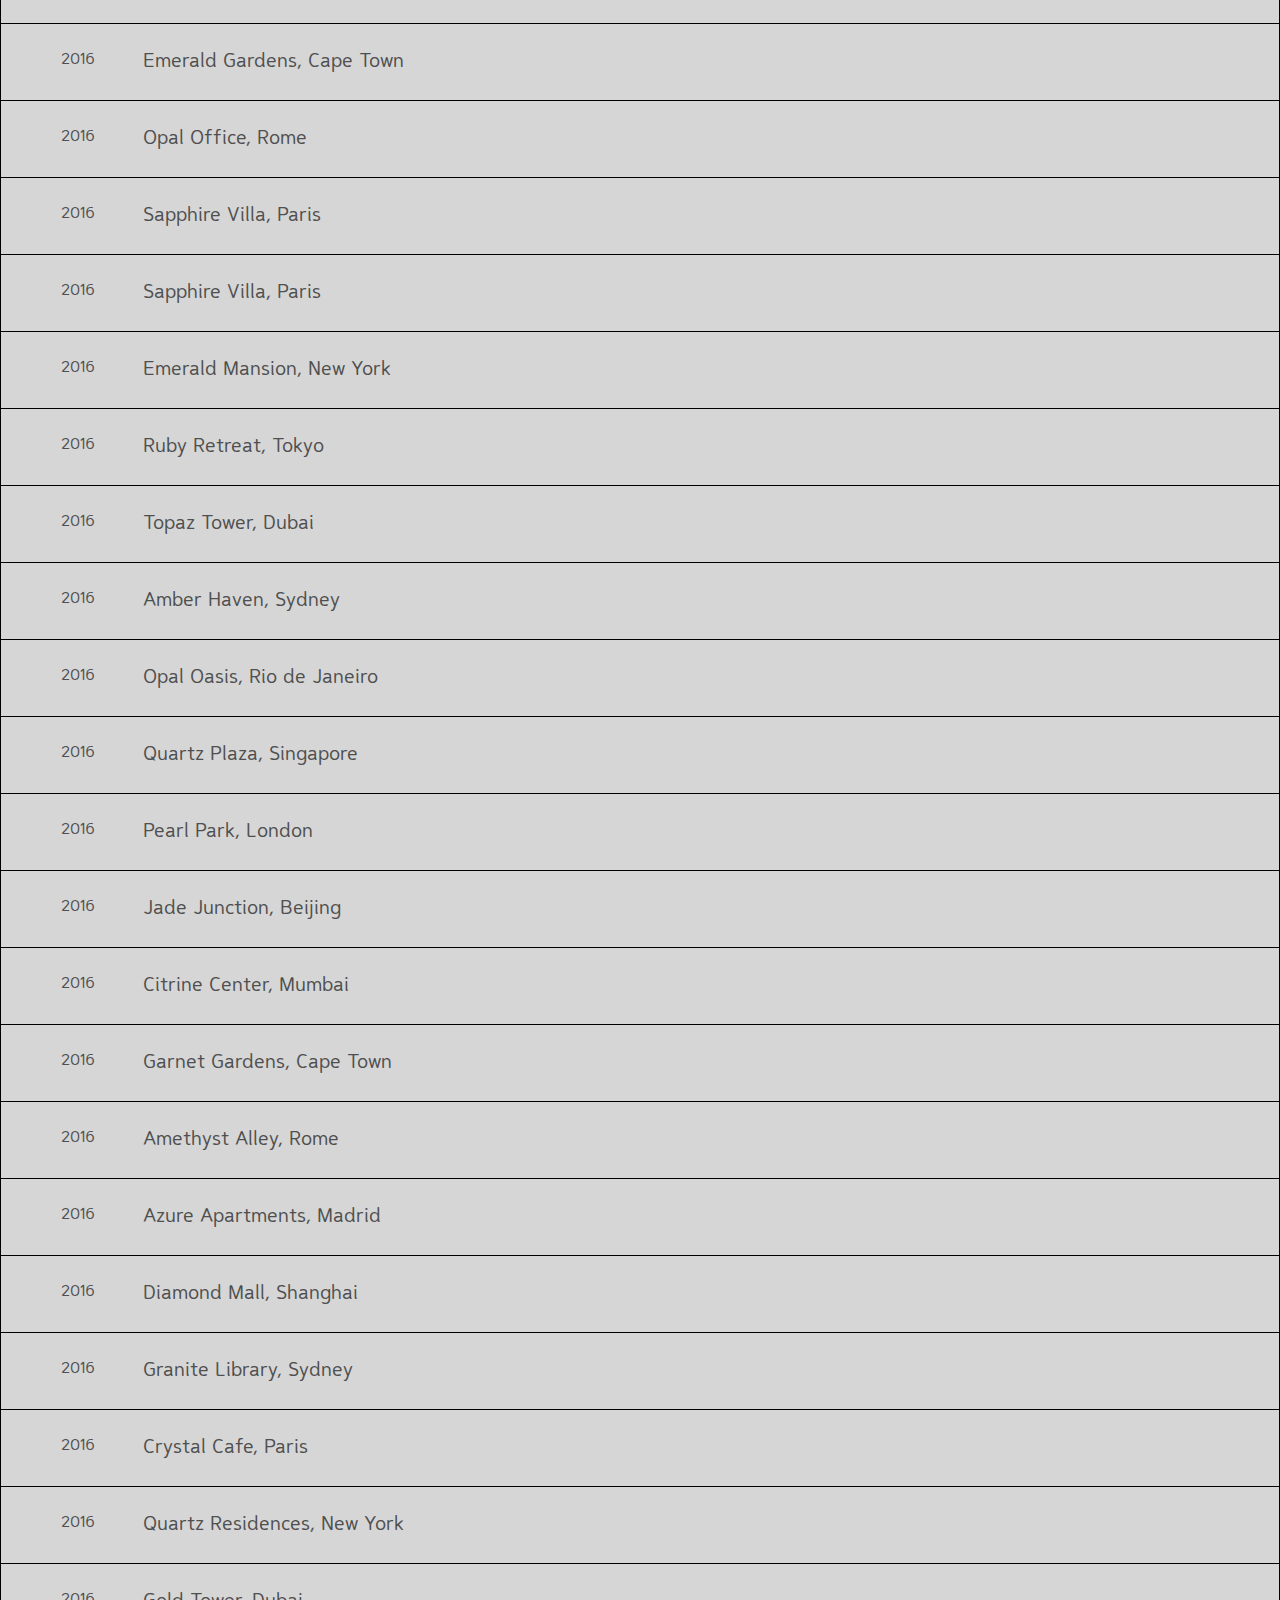
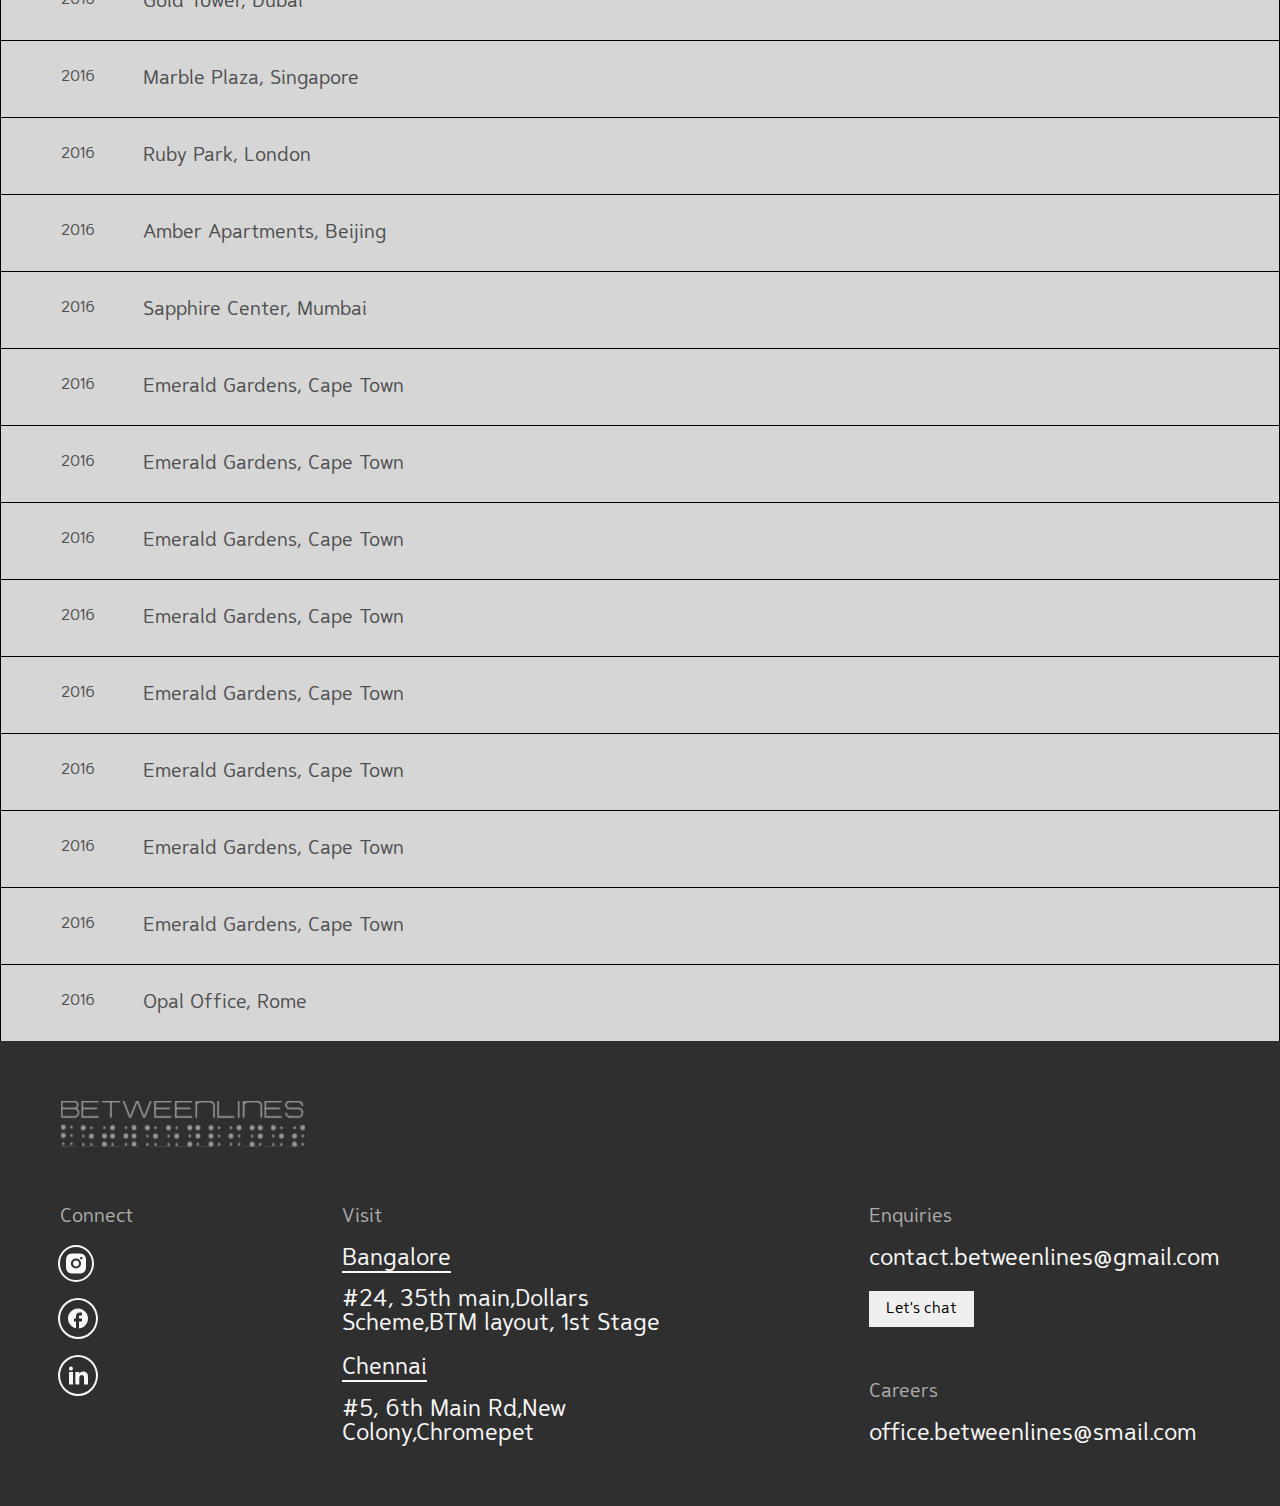
<file: work-list.html>
<!DOCTYPE html>
<html lang="en">

<head>
  <meta charset="UTF-8" />
  <meta name="viewport" content="width=device-width, initial-scale=1.0" />
  <link rel="stylesheet" href="./styles/styles.css" />
  <script src="https://cdnjs.cloudflare.com/ajax/libs/gsap/3.4.1/gsap.min.js"></script>
  <title>Document</title>

  <style>
    a.menu__item:hover{
        color:var(--lighter-grey);
    }
  </style>

</head>

<body>
  <header>

    <a href="./index.html">
      <div class="check"></div>
    </a>


    <div class="hamburger-menu">
      <input onclick={onClickMenu()} id="menu__toggle" type="checkbox" />
      <label class="menu__btn" for="menu__toggle">

        <img style="cursor: pointer; height: 28px;" src="./media/menu.svg" alt="" id="menuImgClosed" />
        <svg style="display: none;" xmlns=" http://www.w3.org/2000/svg" width="20" height="20" viewBox="0 0 20 20"
          fill="none" id="menuImgOpen">
          <path
            d="M20 2.01429L17.9857 0L10 7.98571L2.01429 0L0 2.01429L7.98571 10L0 17.9857L2.01429 20L10 12.0143L17.9857 20L20 17.9857L12.0143 10L20 2.01429Z"
            fill="#D6D6D6" />
        </svg>
      </label>

      <ul class="menu__box">
        <li><a class="menu__item" href="./work-list.html">Work</a></li>
        <li><a class="menu__item" href="./practice.html">Practice</a></li>
        <li><a class="menu__item" href="news.html">News</a></li>
        <li><a class="menu__item" href="/stories.html">Stories</a></li>
        <li><a class="menu__item" href="/contact.html">Contact</a></li>
      </ul>
    </div>


  </header>
  <div class="container">
    <div class="spacing-80"></div>


    <div class="container-2">

      <div class="sub-container-2">
        <div class="sub-div-21">
          <div class="div21 active">All Projects</div>
          <div class="div21">Architecture</div>
          <div class="div21">Interior Design</div>
          <div class="div21">Urban Design</div>
          <div class="div21">Products</div>
        </div>

        <ul class="sub-div-22">
          <li class="div22">Residential</li>
          <li class="div22">Commercial</li>
          <li class="div22">Institutional</li>
          <li class="div22">Hospitality</li>
        </ul>

      </div>

    </div>



    <div class="container-3">
      <div class="sub-container-3">
        <div class="div31" id="list-text">
          <svg xmlns="http://www.w3.org/2000/svg" width="20" height="16" viewBox="0 0 20 16" fill="none">
            <rect y="-3.05176e-05" width="16" height="5.3" fill="#9B1C1F" />
            <rect y="9.60004" width="16" height="5.3" fill="#9B1C1F" />
          </svg>
          List
        </div>

        <a href="./work-grid.html" class="div31">
          <svg xmlns="http://www.w3.org/2000/svg" width="20" height="16" viewBox="0 0 20 16" fill="none">
            <rect width="8.20503" height="6.48105" fill="#4F4F4F" />
            <rect x="11.7949" width="8.20503" height="5.4" fill="#4F4F4F" />
            <rect y="9.51895" width="8.20503" height="6.48105" fill="#4F4F4F" />
            <rect x="11.7949" y="9.51895" width="8.20503" height="6.48105" fill="#4F4F4F" />
          </svg> Grid</a>
      </div>
    </div>


    <div class="container-4 hover-effect-parent"></div>


    <footer class="footer">
      <div class="upper-div">
        <img src="./media/logo1.svg" alt="" class="footer-logo" />
      </div>
      <div class="lower-div">
        <div class="lower-div-1">
          <div class="footer-heading">Connect</div>
          <div class="sub-footer">
            <a href="#" style="color: #ffffff" class="icon-div">
              <img src="./media/insta.svg" alt="" srcset="" /></a>
            <a href="#" style="color: #ffffff" class="icon-div">
              <img src="./media/fb.svg" alt="" srcset="" /></a>
            <a href="#" style="color: #ffffff" class="icon-div">
              <img src="./media/linkedin.svg" alt="" srcset="" /></a>
          </div>
        </div>
        <div class="lower-div-2">
          <div class="footer-heading">Visit</div>
          <div class="div-2-upper">
            <div>
              <p class="text-underline"><span>Bangalore</span></p>
    
              <p>#24, 35th main,Dollars</p>
              <p>Scheme,BTM layout, 1st Stage</p>
            </div>
            <div>
              <p class="text-underline"><span>Chennai</span></p>
    
              <p>#5, 6th Main Rd,New</p>
              <p>Colony,Chromepet</p>
            </div>
          </div>
        </div>
        <div class="lower-div-3">
          <div class="div-3-upper">
            <p class="footer-heading">Enquiries</p>
            <p>contact.betweenlines@gmail.com</p>
            <button class="btn-div">Let's chat</button>
          </div>
          <div class="div-3-lower">
            <p class="footer-heading">Careers</p>
            <p>office.betweenlines@smail.com</p>
          </div>
        </div>
      </div>
    </footer>
  </div>
  <!-- Admin Panel in future will be changes under here -->
  <script src="./script/data.js"></script>
  <script src="./script/script.js"></script>
  <script>
    function onClickMenu() {
      const checkbox = document.querySelector('#menu__toggle');
      if (checkbox.checked) {
        document.querySelector("#menuImgClosed").style.display = "none"
        document.querySelector("#menuImgOpen").style.display = "inline"
      }
      else {
        document.querySelector("#menuImgOpen").style.display = "none"
        document.querySelector("#menuImgClosed").style.display = "inline"
      }
    }

    if (window.innerWidth < 500) {
      const subDiv = document.querySelector('.sub-div-21');
      const div21Items = subDiv.querySelectorAll('.div21');
      // chevron cant fix.
      const chevronDown = '<span class="chevron">A</span>';
      const chevronUp = '<span class="chevron">B</span>';
      let isDropdownVisible = false;

      // Hide all items except the first one initially
      for (let i = 1; i < div21Items.length; i++) {
        div21Items[i].style.display = 'none';
      }

      // Add chevron and click event listener to the first item
      div21Items[0].innerHTML = `All Projects ${chevronDown}`;
      div21Items[0].addEventListener('click', () => {
        isDropdownVisible = !isDropdownVisible;
        for (let i = 1; i < div21Items.length; i++) {
          div21Items[i].style.display = isDropdownVisible ? 'block' : 'none';
        }
        div21Items[0].innerHTML = `All Projects ${isDropdownVisible ? chevronUp : chevronDown}`;
      });
    }


  </script>

</body>
</body>

</html>
</file>
<file: styles/styles.css>
@import url("https://fonts.googleapis.com/css2?family=KoHo&display=swap");

@font-face {
  font-family: "caldina";
  src: url("./caldina/caldina-regular.ttf") format("truetype");
}
* {
  border: 0;
  padding: 0;
  margin: 0;
  font-family: caldina;
  box-sizing: border-box;
  /* outline: 2px solid blue; */
}

:root {
  --grey: #4f4f4f;
  --lighter-grey: #d6d6d6;
  --light-grey: #acacac;
  --white: #f8f8f8;
  --red: #9b1c1f;
  --dark-grey: #2f2f2f;
  --black: #000;
  --xxxs: 14px;
  --xxs: 16px;
  --xs: 20px;
  --sm: 24px;
  --md: 30px;
  --lg: 45px;
}

/* ===== Scrollbar CSS ===== */
/* Firefox */
* {
  scrollbar-width: auto;
  scrollbar-color: #616161 #ffffff;
}

/* Chrome, Edge, and Safari */
*::-webkit-scrollbar {
  width: 7px;
}

*::-webkit-scrollbar-track {
  /* background: #ffffff; */
}

*::-webkit-scrollbar-thumb {
  background-color: #616161;
  border-radius: 7px;
  border: 2px solid var(--lighter-grey);
}
a {
  text-decoration: none;
}
header {
  display: flex;
  justify-content: space-between;
  padding: 2rem 4rem;
}
.spacing-80 {
  padding: 3.5%;
}
body {
  background: var(--lighter-grey);
}

main {
  padding: 2rem 3rem;
}
.check {
  background: url("../media/before-logo.svg") no-repeat;
}
.check:hover {
  background: url("../media/after-logo.svg") no-repeat;
  transition: all 0.2s ease-in-out;
  cursor: pointer;
}
.card {
  display: flex;
  flex-direction: column;
  gap: 1rem;
  margin-bottom: 15%;
}

.cardImg img {
  max-width: 80%;
}
.cardHeadings {
  display: flex;
  justify-content: space-between;
  /* width: 100%; */
}
.cardHeadingsOne {
  min-width: 30%;
}

.greyText {
  text-decoration: none;
  color: var(--grey);
  font-size: var(--sm);
  font-weight: 400;
}
.greyText:hover {
  color: black;
}
.redText {
  color: var(--red);
}
.headingTypeOne {
  font-size: var(--lg);
  font-weight: 400;
  margin-bottom: 20px;
}

#menu {
  width: 35px;
  height: 30px;
  margin: 30px 0 20px 20px;
  cursor: pointer;
  z-index: 100;
}
.bar {
  height: 5px;
  width: 100%;
  background-color: #fff;
  display: block;
  border-radius: 5px;
  transition: 0.3s ease;
}
#bar1,
#bar3 {
  transform: translateY(-4px);
}
.nav li a {
  color: #fff;
  text-decoration: none;
}
.nav li a:hover {
  outline: 1px solid #fff;
}
.nav li {
  list-style: none;
  padding: 16px 0;
}
.icon .bar {
  background-color: #fff;
}
.icon #bar1 {
  transform: translate(-4px) rotate(45);
}
.icon #bar3 {
  transform: translate(-6px) rotate(45);
}
.icon #bar2 {
  opacity: 0;
}

.change {
  background-color: red;
  height: 100vh;
  margin: 0;
  position: absolute;
  font-size: 30px;
  top: 0;
  z-index: 100;
  width: 20%;
  display: flex;
  flex-direction: column;
  align-items: center;
  justify-content: center;
}
/* Hamburger */
.hamburger-menu {
  z-index: 1000;
}
#menu__toggle {
  z-index: 1000;
  opacity: 0;
  transition: all 1s ease-in-out;
}
#menu__toggle:checked + .menu__btn > span {
  transform: rotate(45deg);
}
#menu__toggle:checked + .menu__btn > span::before {
  top: 0;
  transform: rotate(0deg);
}
#menu__toggle:checked + .menu__btn > span::after {
  top: 0;
  transform: rotate(90deg);
}
#menu__toggle:checked ~ .menu__box {
  display: block;
  opacity: 0;
  animation: checked 300ms linear forwards;
}
/* #menu__toggle:not(:checked) ~ .menu__box {
  animation: unchecked 300ms linear forwards;
} */
@keyframes checked {
  to {
    opacity: 1;
  }
}

header {
  position: fixed;
  width: 100%;
  z-index: 100;
  background: var(--lighter-grey);
}
.menu__btn > span,
.menu__btn > span::before,
.menu__btn > span::after {
  display: block;
  position: absolute;
  width: 100%;
  height: 2px;
  background-color: #616161;
  transition-duration: 0.25s;
}
.menu__btn > span::before {
  content: "";
  top: -8px;
}
.menu__btn > span::after {
  content: "";
  top: 8px;
}

.menu__box :hover {
  list-style: none;
}
.menu__item {
  display: block;
  padding-bottom: 0.625rem;
  font-weight: 400;
  font-size: var(--sm);
  text-decoration: none;
  margin-bottom: 3.75rem;
  font-size: 2rem;
  color: var(--lighter-grey);

  width: 100%;
}

.menu__item {
  display: inline-block;
  position: relative;
}
.menu__item::after {
  content: "";
  position: absolute;
  width: 100%;
  transform: scaleX(0);
  height: 2px;
  bottom: 0;
  left: 0;
  background-color: var(--lighter-grey);
  transform-origin: bottom right;
  transition: transform 0.25s ease-out;
}
.menu__item:hover::after {
  transform: scaleX(1);
  transform-origin: bottom left;
}
:hover::after {
  transform: scaleX(1);
  transform-origin: bottom left;
}

#menuImgOpen,
#menuImgClosed {
  cursor: pointer;
}

@media screen and (max-width: 1000px) {
  .change {
    width: 40%;
  }
}

/* =====  Responsive Styling ===== */
/* Tablets and Smaller Laptops */
@media screen and (max-width: 1024px) {
  header,
  main {
    padding: 1rem 2rem;
  }
  .card {
    margin-bottom: 2.5rem;
  }
}

/* Mobile devices */
@media screen and (max-width: 768px) {
  header {
    padding: 1rem;
  }

  .check {
    width: 150px;
    height: 15px;
  }

  main {
    padding: 1rem;
  }

  .card {
    flex-direction: column;
    gap: 1rem;
    margin-bottom: 5%;
  }

  .cardImg img {
    max-width: 100%;
    height: auto;
  }

  .cardHeadings {
    flex-direction: column;
    align-items: center;
    text-align: center;
  }

  .cardHeadingsOne {
    min-width: 100%;
    margin-bottom: 0.5rem;
  }

  .greyText {
    font-size: var(--xs);
    font-weight: 600;
  }

  .redText {
    font-size: var(--xs);
  }

  .headingTypeOne {
    font-size: var(--sm);
    margin-bottom: 1rem;
  }

  .swiper-heading {
    font-size: var(--sm);
  }

  .slider-1 {
    font-size: var(--xs);
  }

  .slider-2 {
    font-size: var(--xxs);
  }

  .slider-3 {
    font-size: var(--xxs);
  }

  .clients-container {
    padding: 1rem;
  }
}

/* Small screen devices */
@media screen and (max-width: 697px) {
  header {
    padding: 1rem;
  }

  .check {
    width: 120px;
    height: 12px;
  }

  main {
    padding: 1rem;
  }

  .card {
    flex-direction: column;
    gap: 1rem;
    margin-bottom: 5%; /* Adjust the margin as needed */
  }

  .cardImg img {
    max-width: 100%;
    height: auto;
  }

  .cardHeadings {
    flex-direction: column;
    align-items: center;
    text-align: center;
  }

  .cardHeadingsOne {
    min-width: 100%;
    margin-bottom: 0.5rem;
  }

  .greyText {
    font-size: 1rem;
    font-weight: 600;
  }

  .redText {
    font-size: 1rem;
  }

  .headingTypeOne {
    font-size: 1.2rem;
    margin-bottom: 1rem;
  }

  .swiper-heading {
    font-size: 1rem;
  }

  .clients-container {
    padding: 1rem;
  }
}

/* for screen size 320 */
@media screen and (max-width: 320px) {
  header {
    padding: 1rem;
  }

  .check {
    width: 100px;
    height: 10px;
    /* background image position */
  }

  main {
    padding: 1rem;
  }

  .card {
    flex-direction: column;
    gap: 1rem;
    margin-bottom: 5%;
  }

  .cardImg img {
    max-width: 100%;
    height: auto;
  }

  .cardHeadings {
    flex-direction: column;
    align-items: center;
    text-align: center;
  }

  .cardHeadingsOne {
    min-width: 100%;
    margin-bottom: 0.5rem;
  }

  .greyText {
    font-size: 0.9rem;
    font-weight: 600;
  }

  .redText {
    font-size: 0.9rem;
  }

  .headingTypeOne {
    font-size: 1rem;
    margin-bottom: 1rem;
  }

  .swiperContainer {
    padding: 1rem;
  }

  .swiper-heading {
    font-size: 0.9rem;
  }

  .slider-1 {
    font-size: 0.8rem;
  }

  .slider-2 {
    font-size: 0.7rem;
  }

  .slider-3 {
    font-size: 0.7rem;
  }

  .clients-container {
    padding: 1rem;
  }
}

/* ... (remaining code) ... */

/* Work Page CSS  */

.container {
  display: flex;
  width: 100%;
  flex-direction: column;
  color: var(--grey);
  overflow-x: hidden;
}
.container-1 {
  display: flex;
  justify-content: space-between;
  padding: 2rem 3rem;
}
.container-2 {
  display: flex;
  justify-content: center;
  align-items: center;
}
.container-3 {
  display: flex;
  justify-content: right;
}
a {
  text-decoration: none;
  color: var(--black);
}
.sub-container-2 {
  display: flex;
  flex-direction: column;
  gap: 1rem;
}
.sub-div-21,
.sub-div-22 {
  display: flex;
  align-items: center;
  text-align: center;
  justify-content: center;
  gap: 2rem;
  margin-bottom: 20px;
}
.div21 {
  font-size: var(--sm);
  font-style: normal;
  font-weight: 400;
  line-height: normal;
  padding-bottom: 0.2rem;
}
.div21:hover {
  color: var(--red);

  border-bottom: 2px solid var(--red);
}
.div22 {
  font-family: Caldina;
  font-size: 20px;
  font-style: normal;
  font-weight: 400;
  line-height: 140%;
}
.div22:hover {
  color: var(--red);
}
.div31 {
  font-size: var(--sm);
}
li {
  list-style: none;
}

li:hover {
  list-style-type: disc;
}
.check {
  width: 220px;
  height: 21.907px;
  background: url("../media/before-logo.svg") no-repeat;
  display: inline-block;
}
.check:hover {
  background: url("../media/after-logo.svg") no-repeat;
  transition: 0.2s ease-in;
  cursor: pointer;
}

.sub-container-3 {
  display: flex;
  margin: 1.8rem 3.6rem;
  gap: 1.5rem;
}
.div41 {
  display: flex;
  border: 1px solid black;
  color: var(--grey);
  border-bottom: none;
  padding: 1.75rem 3.75rem;
  gap: 3rem;
}

.div41-text {
  font-size: var(--xs);
  font-style: normal;
  font-weight: 400;
  line-height: normal;
}

.div41-year {
  font-size: 20px;
  font-style: normal;
  font-weight: 400;
  line-height: 140%;
}

.div41:hover {
  color: var(--black);
}

#last {
  border-bottom: 1px solid black;
}
.sub-container-2,
.sub-container-3,
.container-4 {
  cursor: pointer;
}

.container-42 {
  display: flex;
  justify-content: center;
  align-items: center;
  margin-bottom: 3rem;
}
.grid-container {
  display: grid;
  grid-template-columns: auto auto;
  gap: 3rem;
  padding: 10px;
}
.img-text {
  display: flex;
  justify-content: space-between;
}
.work-img {
  width: 100%;
}
.img-text {
  font-size: var(--sm);
  font-weight: 400;
  letter-spacing: 0.3px;
  margin-top: 0.5rem;
}

.btn-div {
  /* width: 5rem; */
  font-size: var(--xxs);
  width: 30%;
  padding: 0.625rem;
  cursor: pointer;
  font-weight: 500;
}
.btn-section {
  display: flex;
}
.footer {
  font-family: caldina;
  background-color: var(--dark-grey);
  padding: 3.75rem;
  flex-direction: column;
  display: flex;
}
.upper-div {
  display: flex;
  flex-direction: column;
  width: 100%;
  margin-bottom: 3.75rem;
}
.footer-logo {
  width: 246px;
  height: 45.364px;
}

.sub-footer {
  display: flex;
  flex-direction: column;
  justify-content: space-evenly;
  gap: 1.25rem;
}
.lower-div {
  display: flex;
  width: 100%;
  color: var(--white);
  justify-content: space-between;
}

.icon-div {
  border-radius: 100%;
  width: fit-content;
  padding: 6px;
  outline: 2px solid var(--white);
  padding-bottom: 2.2px;
  display: inline-block;
}

.footer-heading {
  color: var(--light-grey);
  font-size: var(--xs);
}
.lower-div-1,
.lower-div-2,
.lower-div-3 {
  display: flex;
  flex-direction: column;
  gap: 1.25rem;
}
.lower-div-3 {
  justify-content: space-between;
}
.div-2-upper,
.div-2-lower,
.div-3-upper,
.div-3-lower {
  display: flex;
  flex-direction: column;
  gap: 1.25rem;
  font-size: var(--sm);
}
.text-underline {
  font-size: var(--sm);
  padding-bottom: 0.4rem;

  margin-bottom: 0.7rem;
}

.text-underline span {
  border-bottom: 2px solid var(--white);
}
.active {
  color: var(--red) !important;
}
.sub-div-21 > .active {
  border-bottom: 2px solid var(--red);
}
.sub-div-22 > .active {
  list-style: disc;
}
.swiper {
  width: 100%;
  height: 100%;
  background: var(--lighter-grey);
  margin-bottom: 3%;
}
.swiper {
  display: flex;
  flex-direction: column;
  justify-content: center;
  align-items: center;
}
.swiper-heading {
  display: flex;
  justify-content: center;
  align-items: center;
  color: #4f4f4f;
  font-size: var(--lg);
  font-weight: 600;
  margin-bottom: 3.5%;
}
.clients-container {
  display: flex;
  flex-direction: column;
  justify-content: center;
  align-items: center;
  padding: 2rem 5rem 5rem 5rem;
  font-weight: bold;
  font-size: 1.5rem;
  color: #4f4f4f;
  gap: 3rem;
}

.swiperContainer {
  position: relative;
  padding: 2rem;

  align-items: center;
}
marquee {
  padding: 7%;
}
.slider-2 {
  text-align: left;
}
.read-more-btn {
  display: block;
  background-color: inherit;
  color: var(--lighter-grey);
  font-size: inherit;
  margin-top: 10px;
}
.full-content,
.short-content,
.read-more-btn {
  font-size: var(--xxs);
  font-weight: 400;
  line-height: normal;
  word-break: break-all;
}
.swiper-pagination-bullets.swiper-pagination-horizontal {
  display: none;
}
.swiper-button-next,
.swiper-button-prev {
  position: absolute !important;
  transform: scale(0.7) !important;
  top: initial !important;
  bottom: 0 !important;
}

.swiper-button-next {
  right: 47% !important;
}

.swiper-button-prev {
  left: 47% !important;
}

.swiper-button-next::after,
.swiper-button-prev::after {
  color: #4f4f4f !important;
}

.swiper-slide {
  text-align: center;
  font-size: var(--xxs);
  display: flex;
  justify-content: center;
  align-items: center;
}
.slider-2 {
  display: flex;
  gap: 0.5rem;
}
.swiper-slide img {
  display: block;
  width: 100%;
  height: 100%;
  object-fit: cover;
}
.break {
  display: block;
}
.swiper-slide-inner {
  height: 100%;
  width: 100%;
  padding: 2.5rem;
  color: var(--white);
  font-size: var(--xs);
  background-color: var(--grey);
  display: flex;
  flex-direction: column;
  gap: 1.25rem;

  font-style: normal;
  font-weight: 300;
  line-height: 140%;
}

.custom-class {
  /* height: 70%; */
  padding: 1.5;
  font-size: var(--xxs);
  font-weight: 400;
  margin-top: 10%;
  margin-bottom: 10%;
  transition: margin 0.3s ease-in;
}
.clients-heading {
  font-size: var(--lg);
  color: var(--grey);
}

.running-text {
  display: flex;
  gap: 10rem;
  font-size: var(--lg);
  font-weight: 500;
  color: black;
}

/* Image reveal */

.hover-effect-parent {
  list-style: none;
  padding: 0;
  margin: 0;
}
.hover-effect-parent-item {
  position: relative;
}

.hover-effect-parent-item img {
  position: absolute;
  max-width: 25%;
  object-fit: cover;
  transform: translateX(-50%) translateY(-50%);
  top: 50%;
  left: 50%;
  z-index: 1;
  opacity: 0;
  visibility: hidden;
  pointer-events: none;
}
.swiper-wrapper {
  position: relative;
  width: 100%;
  height: 100%;
  z-index: 1;
  display: flex;
  transition-property: transform;
  transition-timing-function: var(
    --swiper-wrapper-transition-timing-function,
    initial
  );
  box-sizing: content-box;
}

@media screen and (max-width: 500px) {
  .spacing-80 {
    padding: 7%;
  }
  header,
  main {
    padding: 1.3rem;
  }
  .cardHeadings {
    text-align: left;
    font-weight: 400;
  }
  .card {
    margin-bottom: 6.25rem;
  }
  .greyText {
    font-size: var(--xxxs);
    font-weight: 400;
  }
  .headingTypeOne,
  .redText {
    font-size: var(--xs);
  }
  .cardHeadingsOne {
    margin-bottom: 1.25rem;
  }
  .cardImg img {
    height: 240px;
  }
  .swiper {
    padding: 1.25rem;
    margin-bottom: 3.25rem;
  }
  .swiper-heading {
    font-size: var(--sm);
  }
  .swiper-slide-inner {
    padding: 1.5rem;
  }
  .clients-heading {
    font-size: var(--xs);
  }
  .running-text {
    font-size: var(--xs);
    gap: 5rem;
    font-weight: 500;
  }
  .clients-container {
    gap: 2.3rem;
    padding: 0;
    margin-bottom: 5.25rem;
  }
  .footer {
    padding: 2.5rem 1.25rem;
    font-size: var(--xxs) !important;
  }
  .lower-div {
    flex-direction: column-reverse;
    font-size: var(--xxs);
  }
  .div-3-upper,
  .div-2-upper,
  .div-1-upper,
  .div-3-lower,
  .lower-div-2,
  .lower-div-1,
  .lower-div-2,
  .text-underline,
  .lower-div-3 {
    font-size: var(--xxs);
  }
  .sub-footer {
    flex-direction: row;
    justify-content: space-evenly;
    gap: 2.25rem;
  }
  .lower-div-1 {
    text-align: center;
  }
  .upper-div {
    align-items: center;
  }
  .lower-div-2,
  .lower-div-3 {
    gap: 0.625rem;
  }
  .lower-div {
    gap: 1.875rem;
  }
  .lower-div-1 {
    margin-top: 1.25rem;
  }
  .lower-div-3 {
    gap: 1.25rem;
  }
  .div-3-lower {
    gap: 0.625rem;
  }
  .btn-section {
    justify-content: center;
    align-items: center;
  }
  .icon-div {
    padding: 0.5em;
    padding-bottom: 0.1px;
  }
  .menu__box {
    width: 100%;
    padding-top: 10.8rem;
  }
  .menu__item {
    text-align: center;
  }
  .address-div {
    display: inline;
    background-color: red;
  }
  .break {
    display: inline;
  }

  .swiperContainer {
    padding: 1rem;
  }
  .swiper-button-next {
    right: 40% !important;
    transform: scale(0.6) !important;
  }

  .swiper-button-prev {
    left: 40% !important;
    transform: scale(0.6) !important;
  }

  /* Work page*/

  .div41 {
    display: flex;
    align-items: center;
    padding: 1.25rem 2rem;
  }
  .container-2 {
    justify-content: flex-start;
    padding: 1.25rem;
  }
  .sub-container-2 {
    font-size: var(--xs);
  }
  .sub-div-21 {
    display: flex;
    flex-direction: column;
    justify-content: flex-start;
    align-items: flex-start;
    gap: 1.25rem;
  }

  .sub-div-22 {
    display: grid;
    grid-template-columns: repeat(2, 1fr);
    grid-template-rows: repeat(2, 1fr);
    grid-column-gap: 15px;
    grid-row-gap: 15px;
  }
  .div22 {
    font-size: var(--xxs);
  }
  .state {
    display: block;
    margin-top: 0.25rem;
  }

  .grid-container {
    grid-template-columns: auto;
    gap: 3.125rem;
  }
  .work-img {
    width: 20rem;
    height: 16rem;
  }
  .img-text {
    font-size: 1.25rem;
    letter-spacing: 0.3px;
    margin-top: 0.5rem;
  }

  .div31 {
    font-size: 1.2rem;
  }
  .sub-container-3 {
    padding: 0.675rem;
    margin: 0.3rem 0.6rem;
  }

  .div21 {
    font-size: var(--xxs);
  }
  .sub-div-21 {
    gap: 0.7rem;
  }
}

 /* css edits */
 .menu__box {
  position: fixed;
  display: none;
  top: 0;
  right: 0%;
  width: 25%;
  height: 100%;
  margin: 0;
  padding: 8rem 3.75rem 10rem 3.75rem;
  list-style: none;
  box-shadow: 2px 2px 6px rgba(0, 0, 0, 0.4);
  transition: all 1.5s ease-in-out;
  z-index: -1;
  background-color: rgba(64, 64, 64, 0.9); /* Adjust the alpha value as needed */
  color: var(--light-grey);
}

.swiper-wrapper {
  display: flex; /* Make the slides a flex container */
  transition: transform 0.5s ease; /* Control the transition duration and timing function */
}

.swiper-slide {
  flex: 0 0 auto; /* Ensure the slides don't grow or shrink */
  width: 100%; /* Make each slide occupy the full width of the container */
}
</file>
